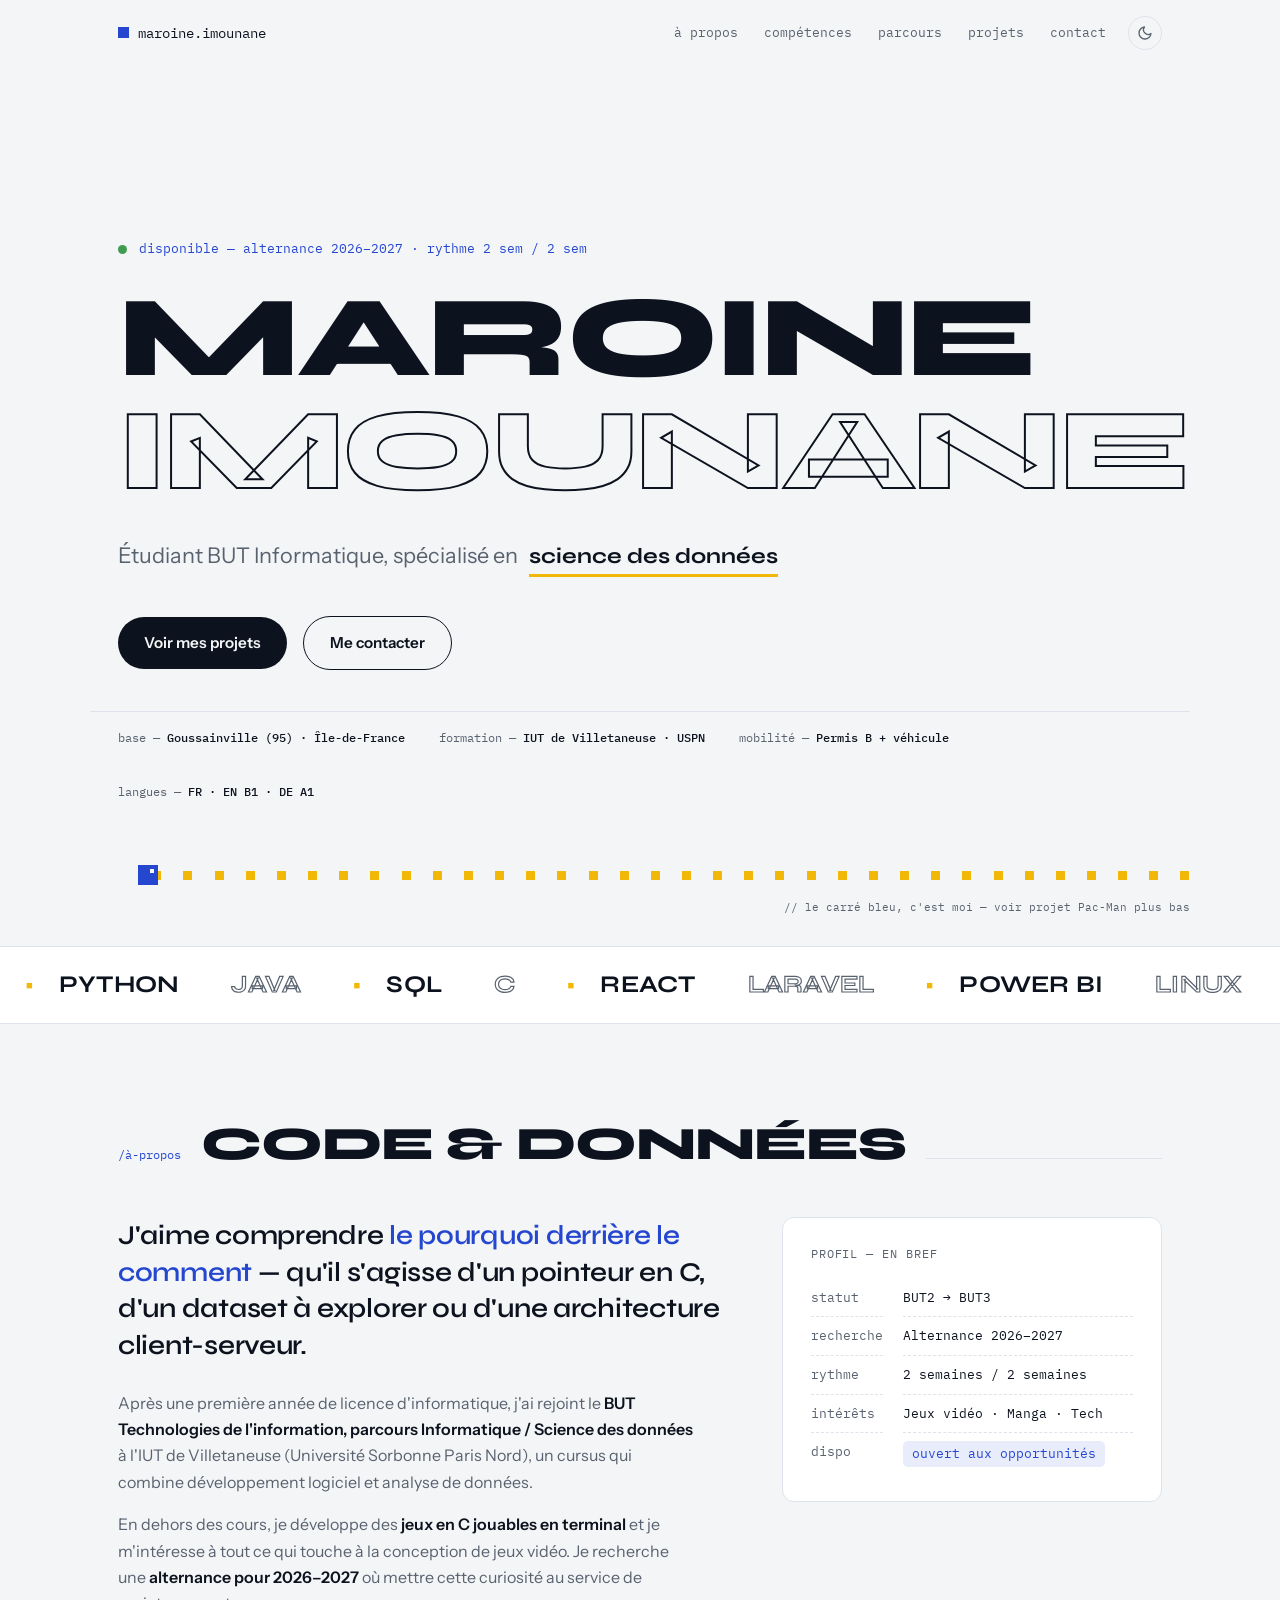
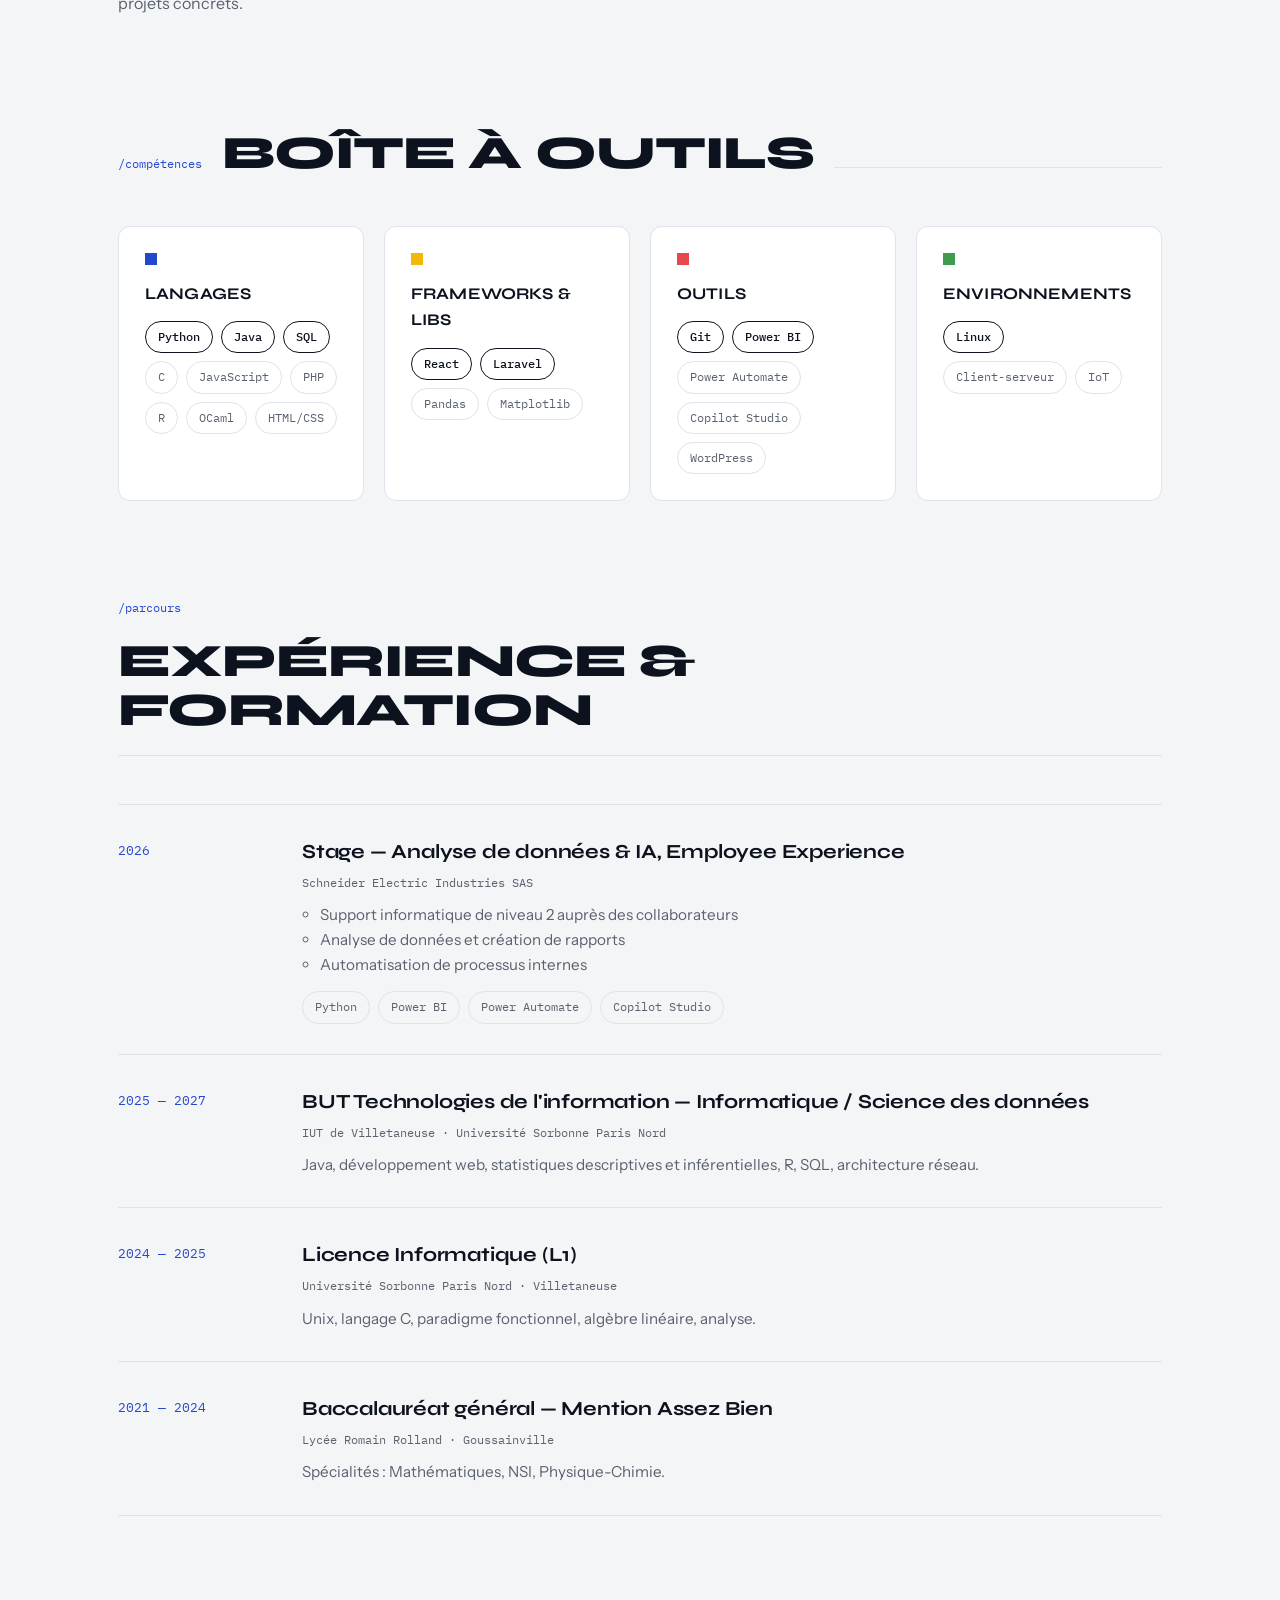
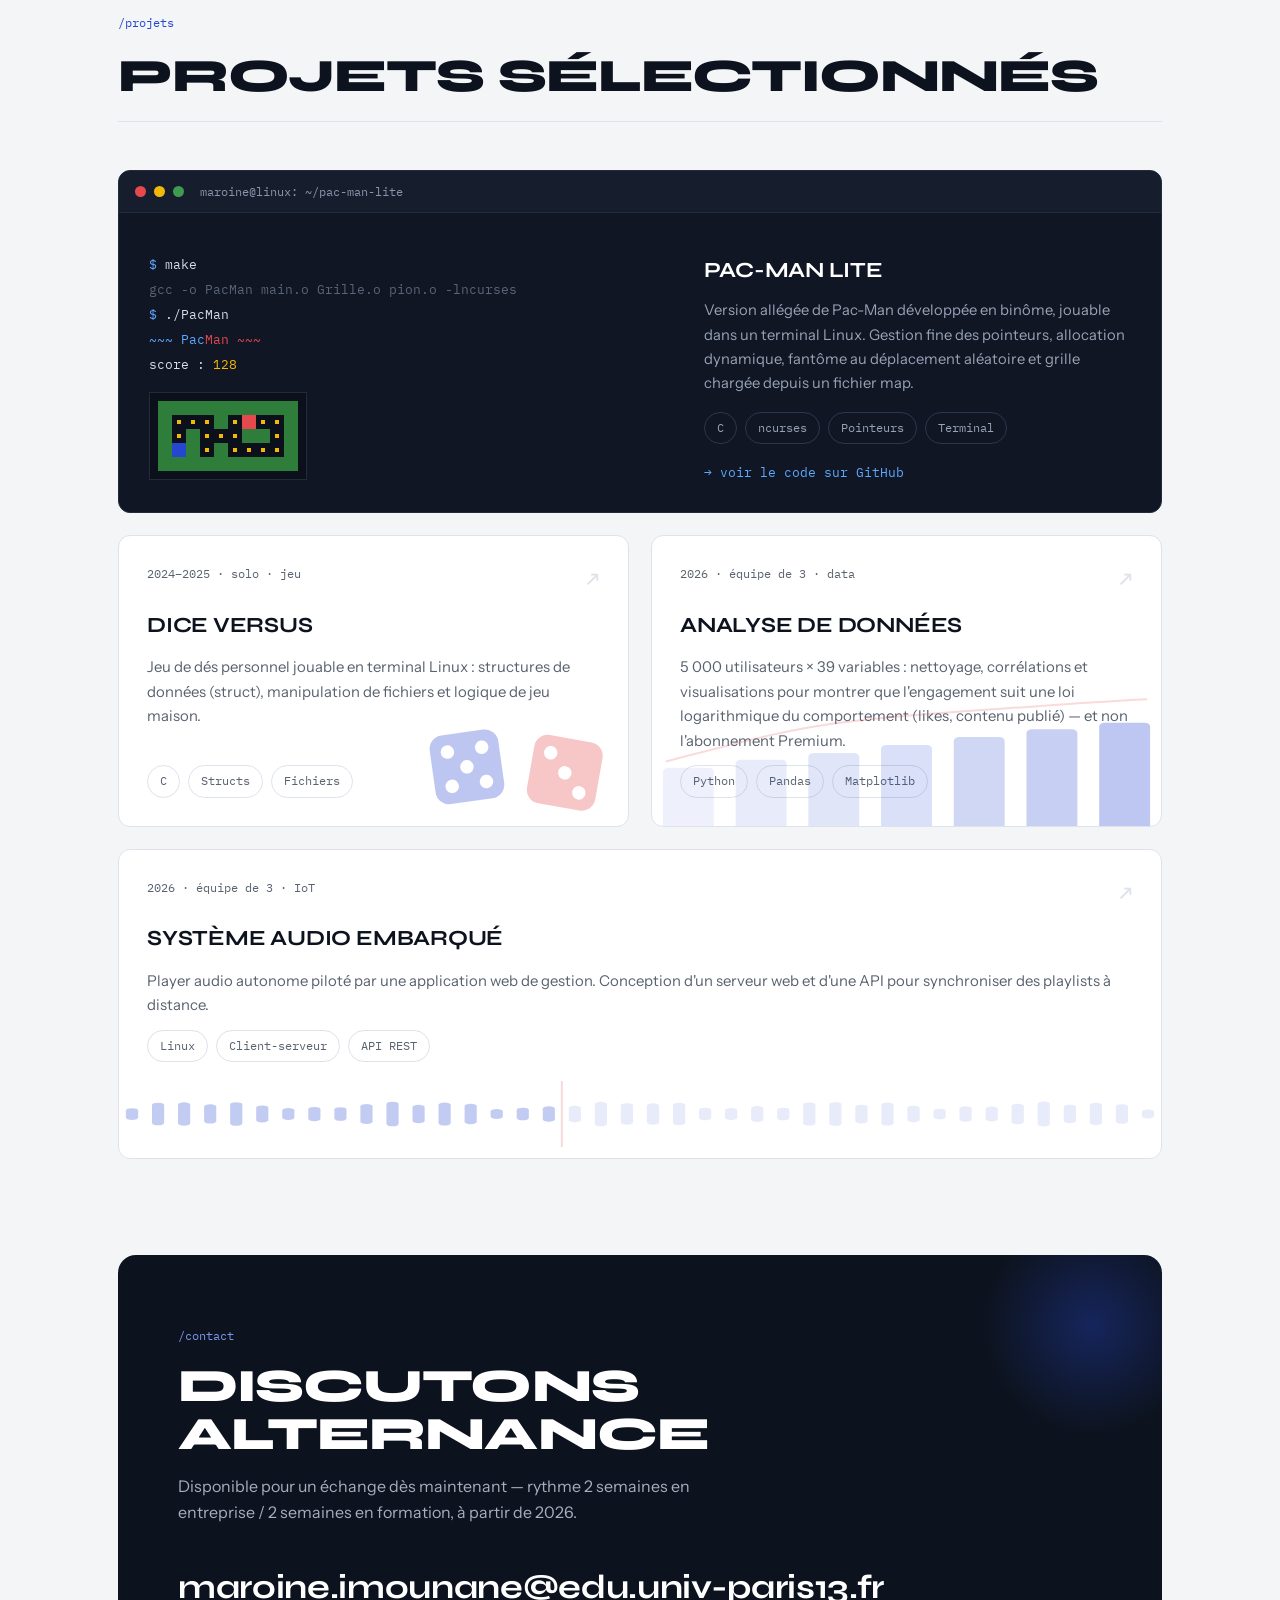
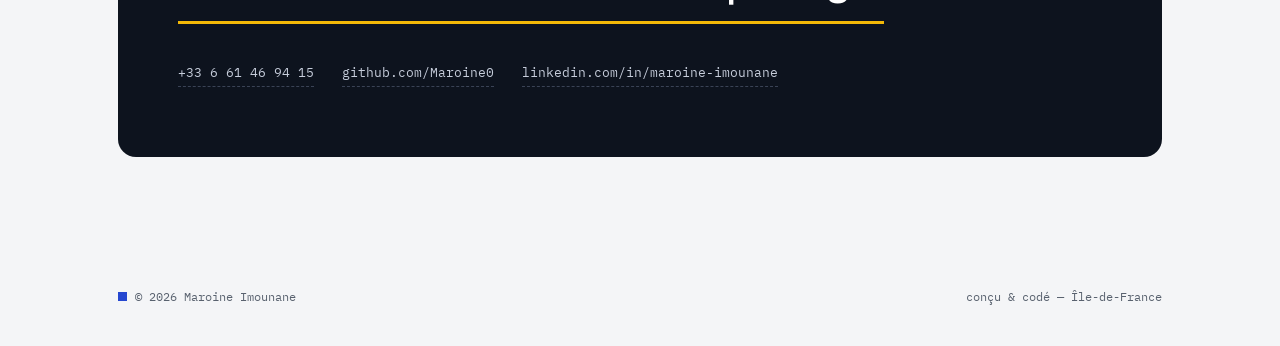
<file: index.html>
<!DOCTYPE html>
<html lang="fr">
<head>
<meta charset="UTF-8">
<meta name="viewport" content="width=device-width, initial-scale=1.0">
<title>Maroine Imounane — Développement & Science des données</title>
<meta name="description" content="Portfolio de Maroine Imounane, étudiant en BUT Informatique & Science des données (IUT de Villetaneuse, USPN). Recherche d'alternance 2026–2027.">
<link rel="preconnect" href="https://fonts.googleapis.com">
<link rel="preconnect" href="https://fonts.gstatic.com" crossorigin>
<link href="https://fonts.googleapis.com/css2?family=Syne:wght@600;700;800&family=Instrument+Sans:wght@400;500;600&family=IBM+Plex+Mono:wght@400;500&display=swap" rel="stylesheet">
<script>
/* Appliqué avant le premier rendu pour éviter un flash de thème clair */
(function(){
  var saved = localStorage.getItem('theme');
  var dark = saved ? saved === 'dark' : window.matchMedia('(prefers-color-scheme: dark)').matches;
  document.documentElement.dataset.theme = dark ? 'dark' : 'light';
})();
</script>
<link rel="stylesheet" href="css/base.css">
<link rel="stylesheet" href="css/layout.css">
<link rel="stylesheet" href="css/sections.css">
</head>
<body>

<header id="site-header">
  <div class="wrap nav">
    <a class="logo" href="#top"><span class="sq"></span>maroine.imounane</a>
    <div class="nav-right">
      <nav aria-label="Navigation principale" id="siteNav">
        <ul class="nav-links">
          <li><a href="#apropos">à propos</a></li>
          <li><a href="#competences">compétences</a></li>
          <li><a href="#parcours">parcours</a></li>
          <li><a href="#projets">projets</a></li>
          <li><a href="#contact">contact</a></li>
        </ul>
      </nav>
      <button class="theme-toggle" id="themeToggle" type="button" aria-label="Basculer entre thème clair et sombre">
        <svg class="icon-moon" viewBox="0 0 24 24" fill="none" stroke="currentColor" stroke-width="2" stroke-linecap="round" stroke-linejoin="round" aria-hidden="true"><path d="M21 12.79A9 9 0 1 1 11.21 3 7 7 0 0 0 21 12.79z"/></svg>
        <svg class="icon-sun" viewBox="0 0 24 24" fill="none" stroke="currentColor" stroke-width="2" stroke-linecap="round" stroke-linejoin="round" aria-hidden="true"><circle cx="12" cy="12" r="4"/><path d="M12 2v2M12 20v2M4.93 4.93l1.41 1.41M17.66 17.66l1.41 1.41M2 12h2M20 12h2M4.93 19.07l1.41-1.41M17.66 6.34l1.41-1.41"/></svg>
      </button>
      <button class="nav-burger" id="navBurger" type="button" aria-label="Ouvrir le menu" aria-expanded="false" aria-controls="siteNav">
        <svg class="icon-burger" viewBox="0 0 24 24" fill="none" stroke="currentColor" stroke-width="2" stroke-linecap="round" aria-hidden="true"><path d="M4 7h16M4 12h16M4 17h16"/></svg>
        <svg class="icon-close" viewBox="0 0 24 24" fill="none" stroke="currentColor" stroke-width="2" stroke-linecap="round" aria-hidden="true"><path d="M6 6l12 12M18 6L6 18"/></svg>
      </button>
    </div>
  </div>
</header>

<main id="top">

  <!-- ================= HERO ================= -->
  <div class="hero">
    <div class="wrap">
      <p class="hero-eyebrow"><span class="pulse"></span>disponible — alternance 2026–2027 · rythme 2 sem / 2 sem</p>
      <h1>Maroine<br><span class="outline">Imounane</span></h1>
      <p class="hero-roles">
        Étudiant BUT Informatique, spécialisé en
        <span class="role"><span class="role-swap" id="roleSwap">science des données</span></span>
      </p>
      <div class="hero-cta">
        <a class="btn btn-fill" href="#projets">Voir mes projets</a>
        <a class="btn btn-line" href="#contact">Me contacter</a>
      </div>
    </div>
    <div class="wrap hero-meta">
      <span>base — <b>Goussainville (95) · Île-de-France</b></span>
      <span>formation — <b>IUT de Villetaneuse · USPN</b></span>
      <span>mobilité — <b>Permis B + véhicule</b></span>
      <span>langues — <b>FR · EN B1 · DE A1</b></span>
    </div>
  </div>

  <!-- ================= SIGNATURE : DIVIDER PAC ================= -->
  <div class="wrap pac-divider" aria-hidden="true">
    <div class="pac-track" id="pacTrack">
      <div class="muncher" id="muncher"></div>
    </div>
    <p class="pac-caption">// le carré bleu, c'est moi — voir projet Pac-Man plus bas</p>
  </div>

  <!-- ================= MARQUEE ================= -->
  <div class="marquee" aria-hidden="true">
    <div class="marquee-track" id="marqueeTrack">
      <span>Python</span><span>Java</span><span>SQL</span><span>C</span><span>React</span><span>Laravel</span><span>Power BI</span><span>Linux</span><span>Pandas</span><span>Git</span><span>JavaScript</span><span>R</span>
    </div>
  </div>

  <!-- ================= À PROPOS ================= -->
  <section id="apropos">
    <div class="wrap reveal">
      <div class="sec-head">
        <span class="tag-mono">/à-propos</span>
        <h2>Code & données</h2>
        <span class="rule"></span>
      </div>
      <div class="about-grid">
        <div>
          <p class="about-lead">
            J'aime comprendre <em>le pourquoi derrière le comment</em> — qu'il s'agisse
            d'un pointeur en C, d'un dataset à explorer ou d'une architecture client-serveur.
          </p>
          <p>
            Après une première année de licence d'informatique, j'ai rejoint le
            <strong>BUT Technologies de l'information, parcours Informatique / Science des
            données</strong> à l'IUT de Villetaneuse (Université Sorbonne Paris Nord), un cursus
            qui combine développement logiciel et analyse de données.
          </p>
          <p>
            En dehors des cours, je développe des <strong>jeux en C jouables en terminal</strong>
            et je m'intéresse à tout ce qui touche à la conception de jeux vidéo. Je recherche
            une <strong>alternance pour 2026–2027</strong> où mettre cette curiosité au service
            de projets concrets.
          </p>
        </div>
        <aside class="facts">
          <p class="f-title">profil — en bref</p>
          <dl>
            <dt>statut</dt><dd>BUT2 → BUT3</dd>
            <dt>recherche</dt><dd>Alternance 2026–2027</dd>
            <dt>rythme</dt><dd>2 semaines / 2 semaines</dd>
            <dt>intérêts</dt><dd>Jeux vidéo · Manga · Tech</dd>
            <dt>dispo</dt><dd><span class="ok">ouvert aux opportunités</span></dd>
          </dl>
        </aside>
      </div>
    </div>
  </section>

  <!-- ================= COMPÉTENCES ================= -->
  <section id="competences" style="padding-top:0">
    <div class="wrap reveal">
      <div class="sec-head">
        <span class="tag-mono">/compétences</span>
        <h2>Boîte à outils</h2>
        <span class="rule"></span>
      </div>
      <div class="skills-grid">
        <div class="skill-card">
          <div class="sq"></div>
          <h3>Langages</h3>
          <div class="chips">
            <span class="chip hl">Python</span><span class="chip hl">Java</span>
            <span class="chip hl">SQL</span><span class="chip">C</span>
            <span class="chip">JavaScript</span><span class="chip">PHP</span>
            <span class="chip">R</span><span class="chip">OCaml</span><span class="chip">HTML/CSS</span>
          </div>
        </div>
        <div class="skill-card">
          <div class="sq"></div>
          <h3>Frameworks & libs</h3>
          <div class="chips">
            <span class="chip hl">React</span><span class="chip hl">Laravel</span>
            <span class="chip">Pandas</span><span class="chip">Matplotlib</span>
          </div>
        </div>
        <div class="skill-card">
          <div class="sq"></div>
          <h3>Outils</h3>
          <div class="chips">
            <span class="chip hl">Git</span><span class="chip hl">Power BI</span>
            <span class="chip">Power Automate</span><span class="chip">Copilot Studio</span>
            <span class="chip">WordPress</span>
          </div>
        </div>
        <div class="skill-card">
          <div class="sq"></div>
          <h3>Environnements</h3>
          <div class="chips">
            <span class="chip hl">Linux</span><span class="chip">Client-serveur</span>
            <span class="chip">IoT</span>
          </div>
        </div>
      </div>
    </div>
  </section>

  <!-- ================= PARCOURS ================= -->
  <section id="parcours" style="padding-top:0">
    <div class="wrap reveal">
      <div class="sec-head">
        <span class="tag-mono">/parcours</span>
        <h2>Expérience & formation</h2>
        <span class="rule"></span>
      </div>
      <ul class="tl">
        <li>
          <span class="tl-year">2026</span>
          <div>
            <p class="tl-title">Stage — Analyse de données & IA, Employee Experience</p>
            <p class="tl-org">Schneider Electric Industries SAS</p>
            <div class="tl-desc">
              <ul>
                <li>Support informatique de niveau 2 auprès des collaborateurs</li>
                <li>Analyse de données et création de rapports</li>
                <li>Automatisation de processus internes</li>
              </ul>
            </div>
            <div class="tl-chips">
              <span class="chip">Python</span><span class="chip">Power BI</span>
              <span class="chip">Power Automate</span><span class="chip">Copilot Studio</span>
            </div>
          </div>
        </li>
        <li>
          <span class="tl-year">2025 — 2027</span>
          <div>
            <p class="tl-title">BUT Technologies de l'information — Informatique / Science des données</p>
            <p class="tl-org">IUT de Villetaneuse · Université Sorbonne Paris Nord</p>
            <p class="tl-desc">Java, développement web, statistiques descriptives et inférentielles, R, SQL, architecture réseau.</p>
          </div>
        </li>
        <li>
          <span class="tl-year">2024 — 2025</span>
          <div>
            <p class="tl-title">Licence Informatique (L1)</p>
            <p class="tl-org">Université Sorbonne Paris Nord · Villetaneuse</p>
            <p class="tl-desc">Unix, langage C, paradigme fonctionnel, algèbre linéaire, analyse.</p>
          </div>
        </li>
        <li>
          <span class="tl-year">2021 — 2024</span>
          <div>
            <p class="tl-title">Baccalauréat général — Mention Assez Bien</p>
            <p class="tl-org">Lycée Romain Rolland · Goussainville</p>
            <p class="tl-desc">Spécialités : Mathématiques, NSI, Physique-Chimie.</p>
          </div>
        </li>
      </ul>
    </div>
  </section>

  <!-- ================= PROJETS ================= -->
  <section id="projets" style="padding-top:0">
    <div class="wrap reveal">
      <div class="sec-head">
        <span class="tag-mono">/projets</span>
        <h2>Projets sélectionnés</h2>
        <span class="rule"></span>
      </div>
      <div class="proj-grid">

        <!-- Pac-Man : carte terminal, pleine largeur -->
        <a class="proj term" href="https://github.com/Maroine0/Pac-man-lite" target="_blank" rel="noopener" style="padding:0">
          <div class="term-bar">
            <span class="tdot"></span><span class="tdot"></span><span class="tdot"></span>
            <span class="term-title">maroine@linux: ~/pac-man-lite</span>
          </div>
          <div class="term-body">
            <div class="term-code">
              <div><span class="pr">$</span> make</div>
              <div class="cm">gcc -o PacMan main.o Grille.o pion.o -lncurses</div>
              <div><span class="pr">$</span> ./PacMan</div>
              <div><span style="color:#5DA9FF">~~~ Pac</span><span style="color:#E5484D">Man ~~~</span></div>
              <div>score : <span class="ylw">128</span></div>
              <div class="mini-map" aria-hidden="true">
                <div class="row"><i class="mm-w"></i><i class="mm-w"></i><i class="mm-w"></i><i class="mm-w"></i><i class="mm-w"></i><i class="mm-w"></i><i class="mm-w"></i><i class="mm-w"></i><i class="mm-w"></i><i class="mm-w"></i></div>
                <div class="row"><i class="mm-w"></i><i class="mm-d"></i><i class="mm-d"></i><i class="mm-d"></i><i class="mm-w"></i><i class="mm-d"></i><i class="mm-f"></i><i class="mm-d"></i><i class="mm-d"></i><i class="mm-w"></i></div>
                <div class="row"><i class="mm-w"></i><i class="mm-d"></i><i class="mm-w"></i><i class="mm-d"></i><i class="mm-d"></i><i class="mm-d"></i><i class="mm-w"></i><i class="mm-w"></i><i class="mm-d"></i><i class="mm-w"></i></div>
                <div class="row"><i class="mm-w"></i><i class="mm-p"></i><i class="mm-w"></i><i class="mm-d"></i><i class="mm-w"></i><i class="mm-d"></i><i class="mm-d"></i><i class="mm-d"></i><i class="mm-d"></i><i class="mm-w"></i></div>
                <div class="row"><i class="mm-w"></i><i class="mm-w"></i><i class="mm-w"></i><i class="mm-w"></i><i class="mm-w"></i><i class="mm-w"></i><i class="mm-w"></i><i class="mm-w"></i><i class="mm-w"></i><i class="mm-w"></i></div>
              </div>
            </div>
            <div class="term-info">
              <h3>Pac-Man lite</h3>
              <p>
                Version allégée de Pac-Man développée en binôme, jouable dans un terminal
                Linux. Gestion fine des pointeurs, allocation dynamique, fantôme au déplacement
                aléatoire et grille chargée depuis un fichier map.
              </p>
              <div class="chips">
                <span class="chip">C</span><span class="chip">ncurses</span>
                <span class="chip">Pointeurs</span><span class="chip">Terminal</span>
              </div>
              <span class="term-link">→ voir le code sur GitHub</span>
            </div>
          </div>
        </a>

        <article class="proj">
          <!-- Fond stylisé : deux dés qui s'affrontent, bleu contre rouge -->
          <svg class="proj-bg" viewBox="0 0 160 100" preserveAspectRatio="xMaxYMax meet" aria-hidden="true">
            <g class="die die-a">
              <rect x="30" y="38" width="46" height="46" rx="9" fill="var(--blue)"/>
              <g fill="var(--surface)">
                <circle cx="41.5" cy="49.5" r="4.5"/><circle cx="64.5" cy="49.5" r="4.5"/>
                <circle cx="53" cy="61" r="4.5"/>
                <circle cx="41.5" cy="72.5" r="4.5"/><circle cx="64.5" cy="72.5" r="4.5"/>
              </g>
            </g>
            <g class="die die-b">
              <rect x="95" y="42" width="46" height="46" rx="9" fill="var(--red)"/>
              <g fill="var(--surface)">
                <circle cx="106.5" cy="53.5" r="4.5"/><circle cx="118" cy="65" r="4.5"/>
                <circle cx="129.5" cy="76.5" r="4.5"/>
              </g>
            </g>
          </svg>
          <div class="proj-top">
            <span class="proj-meta">2024–2025 · solo · jeu</span>
            <span class="proj-arrow">↗</span>
          </div>
          <h3>Dice Versus</h3>
          <p>
            Jeu de dés personnel jouable en terminal Linux : structures de données (struct),
            manipulation de fichiers et logique de jeu maison.
          </p>
          <div class="chips">
            <span class="chip">C</span><span class="chip">Structs</span><span class="chip">Fichiers</span>
          </div>
        </article>

        <article class="proj">
          <!-- Fond stylisé : le vrai résultat du projet (engagement moyen par
               tranche de likes, 78 → 139 pts) avec sa courbe log ajustée -->
          <svg class="proj-bg" viewBox="0 0 280 96" preserveAspectRatio="none" aria-hidden="true">
            <g fill="var(--blue)">
              <rect class="bar" x="6"   y="51.1" width="28" height="48.9" rx="3" opacity=".25"/>
              <rect class="bar" x="46"  y="44.8" width="28" height="55.2" rx="3" opacity=".35"/>
              <rect class="bar" x="86"  y="39.6" width="28" height="60.4" rx="3" opacity=".45"/>
              <rect class="bar" x="126" y="33.3" width="28" height="66.7" rx="3" opacity=".55"/>
              <rect class="bar" x="166" y="27.2" width="28" height="72.8" rx="3" opacity=".7"/>
              <rect class="bar" x="206" y="21.2" width="28" height="78.8" rx="3" opacity=".85"/>
              <rect class="bar" x="246" y="16"   width="28" height="84"   rx="3"/>
            </g>
            <path class="curve" d="M8,55 C45,44 75,34 110,29.5 C145,25 175,23 205,20.5 C235,18 255,16.5 272,15.5"
                  fill="none" stroke="var(--red)" stroke-width="2" stroke-linecap="round" vector-effect="non-scaling-stroke"/>
          </svg>
          <div class="proj-top">
            <span class="proj-meta">2026 · équipe de 3 · data</span>
            <span class="proj-arrow">↗</span>
          </div>
          <h3>Analyse de données</h3>
          <p>
            5 000 utilisateurs × 39 variables : nettoyage, corrélations et visualisations
            pour montrer que l'engagement suit une loi logarithmique du comportement
            (likes, contenu publié) — et non l'abonnement Premium.
          </p>
          <div class="chips">
            <span class="chip">Python</span><span class="chip">Pandas</span><span class="chip">Matplotlib</span>
          </div>
        </article>

        <article class="proj proj-audio" style="grid-column:1 / -1">
          <!-- Fond stylisé : forme d'onde audio avec tête de lecture -->
          <svg class="proj-bg" viewBox="0 0 600 96" preserveAspectRatio="none" aria-hidden="true">
            <g fill="var(--blue)">
              <rect class="wave" x="4" y="38.9" width="7" height="18.3" rx="3.5" opacity=".9"/>
              <rect class="wave" x="19" y="30.3" width="7" height="35.4" rx="3.5" opacity=".9"/>
              <rect class="wave" x="34" y="29.7" width="7" height="36.6" rx="3.5" opacity=".9"/>
              <rect class="wave" x="49" y="33.0" width="7" height="29.9" rx="3.5" opacity=".9"/>
              <rect class="wave" x="64" y="29.6" width="7" height="36.8" rx="3.5" opacity=".9"/>
              <rect class="wave" x="79" y="34.6" width="7" height="26.7" rx="3.5" opacity=".9"/>
              <rect class="wave" x="94" y="38.8" width="7" height="18.4" rx="3.5" opacity=".9"/>
              <rect class="wave" x="109" y="36.9" width="7" height="22.3" rx="3.5" opacity=".9"/>
              <rect class="wave" x="124" y="37.3" width="7" height="21.4" rx="3.5" opacity=".9"/>
              <rect class="wave" x="139" y="32.4" width="7" height="31.2" rx="3.5" opacity=".9"/>
              <rect class="wave" x="154" y="28.8" width="7" height="38.4" rx="3.5" opacity=".9"/>
              <rect class="wave" x="169" y="33.6" width="7" height="28.7" rx="3.5" opacity=".9"/>
              <rect class="wave" x="184" y="30.1" width="7" height="35.9" rx="3.5" opacity=".9"/>
              <rect class="wave" x="199" y="32.2" width="7" height="31.6" rx="3.5" opacity=".9"/>
              <rect class="wave" x="214" y="40.2" width="7" height="15.6" rx="3.5" opacity=".9"/>
              <rect class="wave" x="229" y="38.2" width="7" height="19.6" rx="3.5" opacity=".9"/>
              <rect class="wave" x="244" y="36.1" width="7" height="23.8" rx="3.5" opacity=".9"/>
              <rect class="wave" x="259" y="35.2" width="7" height="25.6" rx="3.5" opacity=".35"/>
              <rect class="wave" x="274" y="28.9" width="7" height="38.3" rx="3.5" opacity=".35"/>
              <rect class="wave" x="289" y="31.2" width="7" height="33.5" rx="3.5" opacity=".35"/>
              <rect class="wave" x="304" y="31.4" width="7" height="33.2" rx="3.5" opacity=".35"/>
              <rect class="wave" x="319" y="30.6" width="7" height="34.8" rx="3.5" opacity=".35"/>
              <rect class="wave" x="334" y="38.2" width="7" height="19.5" rx="3.5" opacity=".35"/>
              <rect class="wave" x="349" y="38.8" width="7" height="18.5" rx="3.5" opacity=".35"/>
              <rect class="wave" x="364" y="35.6" width="7" height="24.7" rx="3.5" opacity=".35"/>
              <rect class="wave" x="379" y="38.1" width="7" height="19.8" rx="3.5" opacity=".35"/>
              <rect class="wave" x="394" y="30.0" width="7" height="36.0" rx="3.5" opacity=".35"/>
              <rect class="wave" x="409" y="29.5" width="7" height="37.0" rx="3.5" opacity=".35"/>
              <rect class="wave" x="424" y="33.4" width="7" height="29.3" rx="3.5" opacity=".35"/>
              <rect class="wave" x="439" y="30.1" width="7" height="35.9" rx="3.5" opacity=".35"/>
              <rect class="wave" x="454" y="35.1" width="7" height="25.7" rx="3.5" opacity=".35"/>
              <rect class="wave" x="469" y="39.7" width="7" height="16.6" rx="3.5" opacity=".35"/>
              <rect class="wave" x="484" y="36.1" width="7" height="23.8" rx="3.5" opacity=".35"/>
              <rect class="wave" x="499" y="36.5" width="7" height="23.0" rx="3.5" opacity=".35"/>
              <rect class="wave" x="514" y="32.0" width="7" height="31.9" rx="3.5" opacity=".35"/>
              <rect class="wave" x="529" y="28.6" width="7" height="38.9" rx="3.5" opacity=".35"/>
              <rect class="wave" x="544" y="33.5" width="7" height="28.9" rx="3.5" opacity=".35"/>
              <rect class="wave" x="559" y="30.5" width="7" height="35.0" rx="3.5" opacity=".35"/>
              <rect class="wave" x="574" y="32.7" width="7" height="30.6" rx="3.5" opacity=".35"/>
              <rect class="wave" x="589" y="41.1" width="7" height="13.8" rx="3.5" opacity=".35"/>
            </g>
            <line class="curve" x1="255" y1="12" x2="255" y2="84" stroke="var(--red)" stroke-width="2" vector-effect="non-scaling-stroke"/>
          </svg>
          <div class="proj-top">
            <span class="proj-meta">2026 · équipe de 3 · IoT</span>
            <span class="proj-arrow">↗</span>
          </div>
          <h3>Système audio embarqué</h3>
          <p>
            Player audio autonome piloté par une application web de gestion. Conception d'un
            serveur web et d'une API pour synchroniser des playlists à distance.
          </p>
          <div class="chips">
            <span class="chip">Linux</span><span class="chip">Client-serveur</span><span class="chip">API REST</span>
          </div>
        </article>

      </div>
    </div>
  </section>

  <!-- ================= CONTACT ================= -->
  <section id="contact" style="padding-top:0">
    <div class="wrap reveal">
      <div class="contact">
        <span class="tag-mono">/contact</span>
        <h2>Discutons alternance</h2>
        <p>
          Disponible pour un échange dès maintenant — rythme 2 semaines en entreprise /
          2 semaines en formation, à partir de 2026.
        </p>
        <a class="mail-big" href="mailto:maroine.imounane@edu.univ-paris13.fr">maroine.imounane@edu.univ-paris13.fr</a>
        <div class="contact-row">
          <a href="tel:+33661469415">+33 6 61 46 94 15</a>
          <a href="https://github.com/Maroine0" target="_blank" rel="noopener">github.com/Maroine0</a>
          <a href="https://linkedin.com/in/maroine-imounane" target="_blank" rel="noopener">linkedin.com/in/maroine-imounane</a>
        </div>
      </div>
    </div>
  </section>

</main>

<footer>
  <div class="wrap footer-row">
    <span><span class="sq"></span>© 2026 Maroine Imounane</span>
    <span>conçu & codé — Île-de-France</span>
  </div>
</footer>

<script src="js/main.js" defer></script>

</body>
</html>
</file>
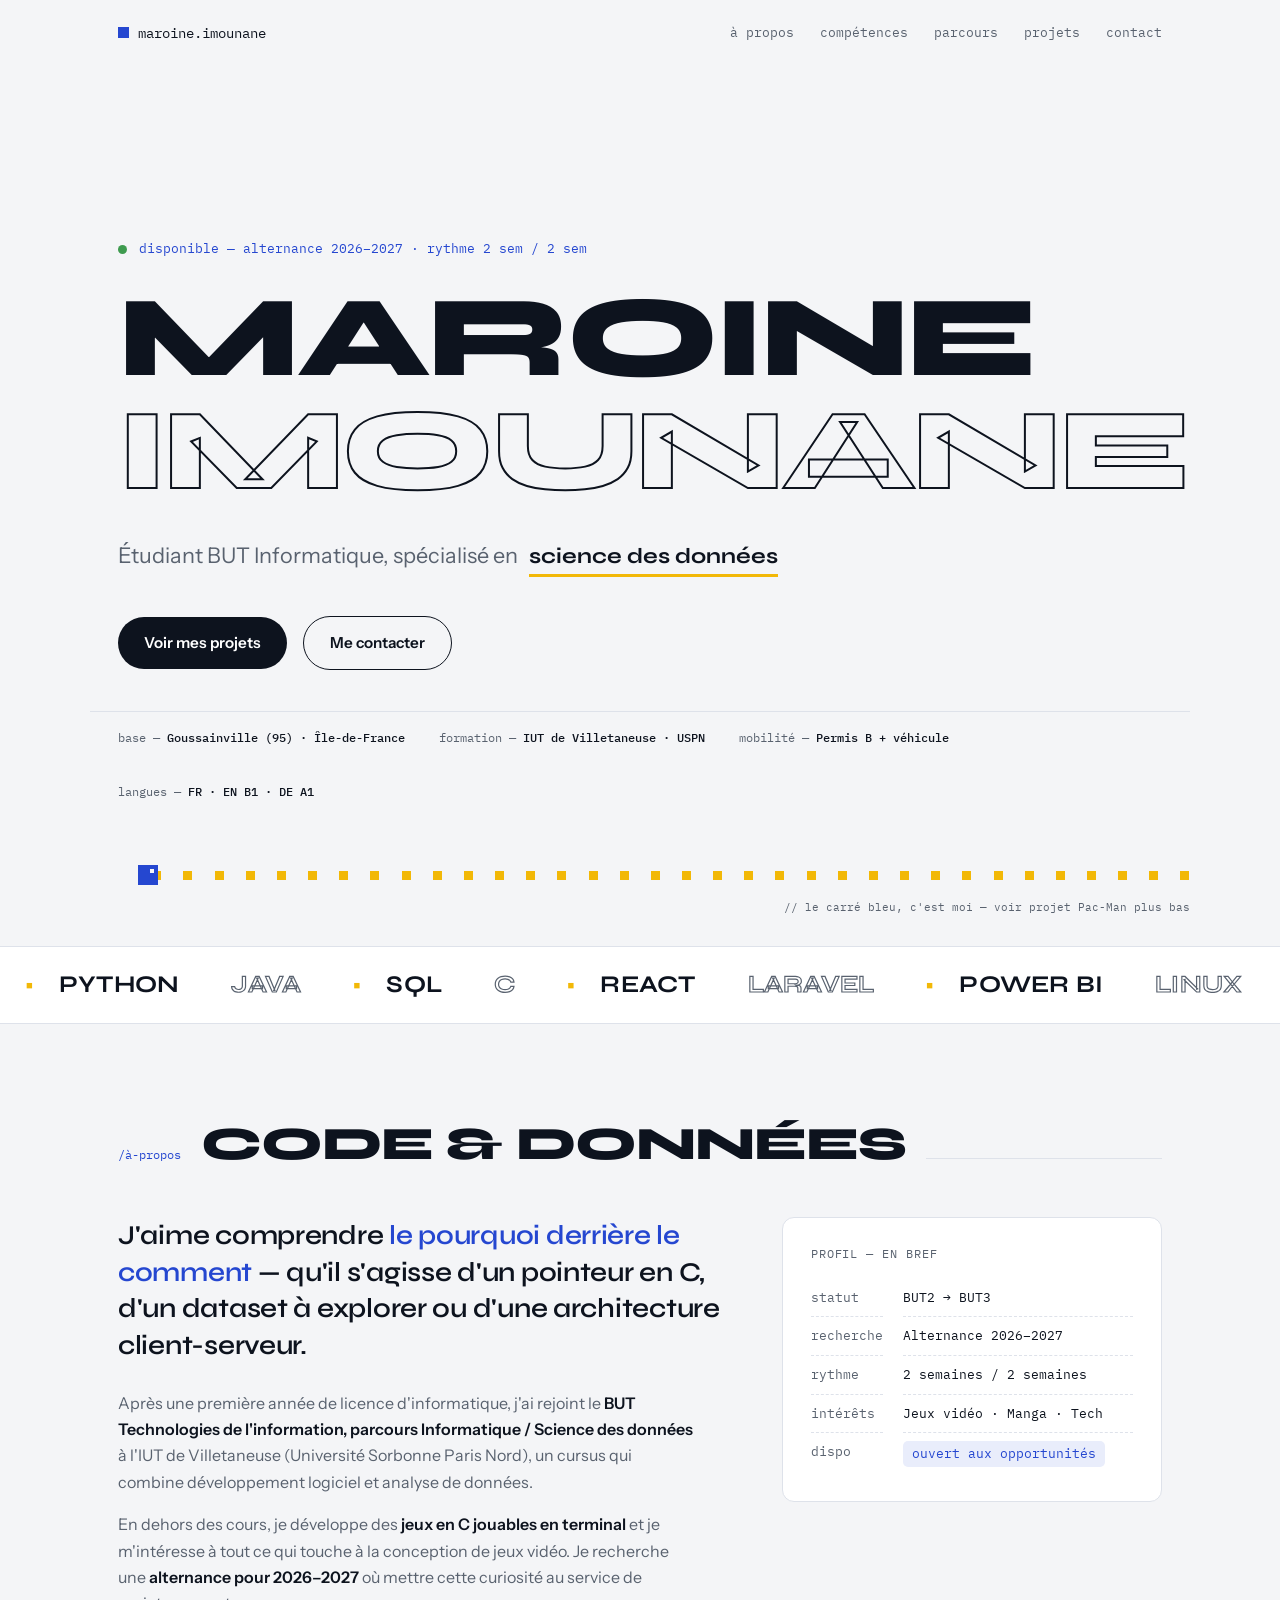
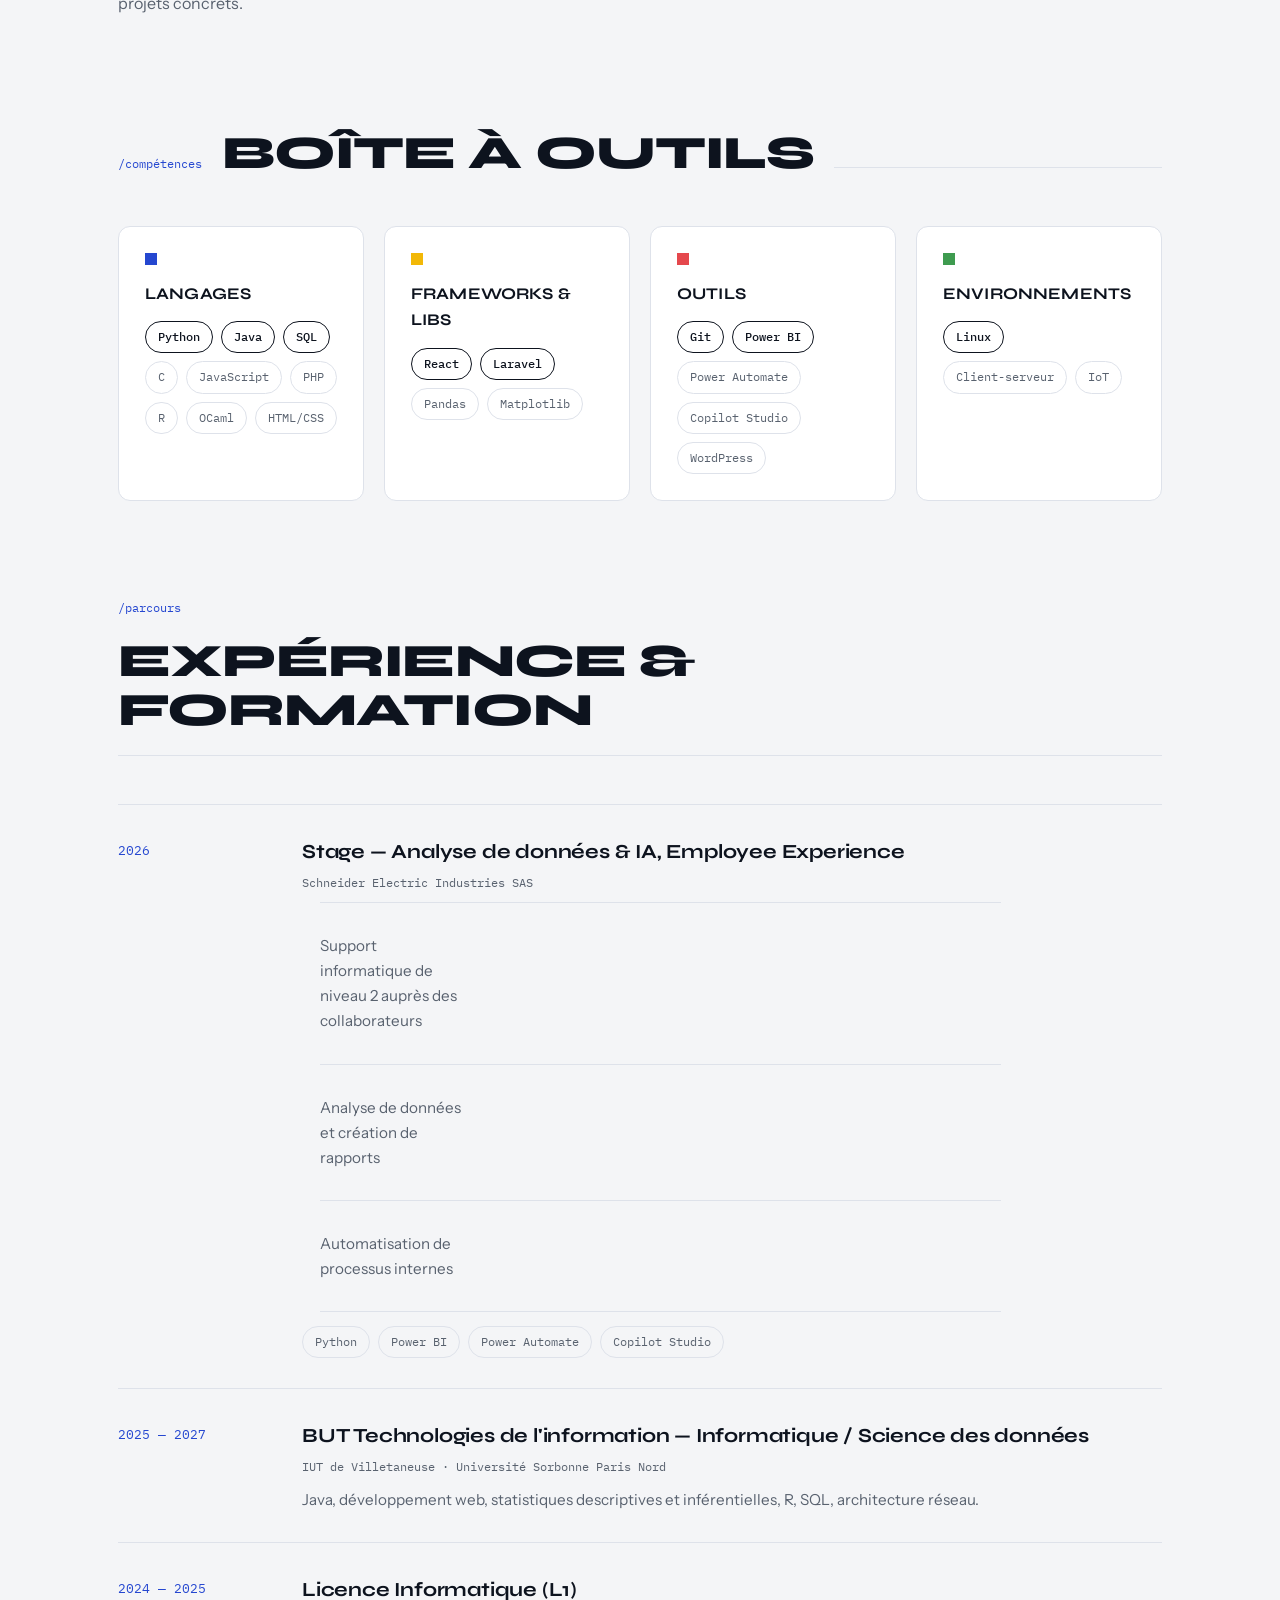
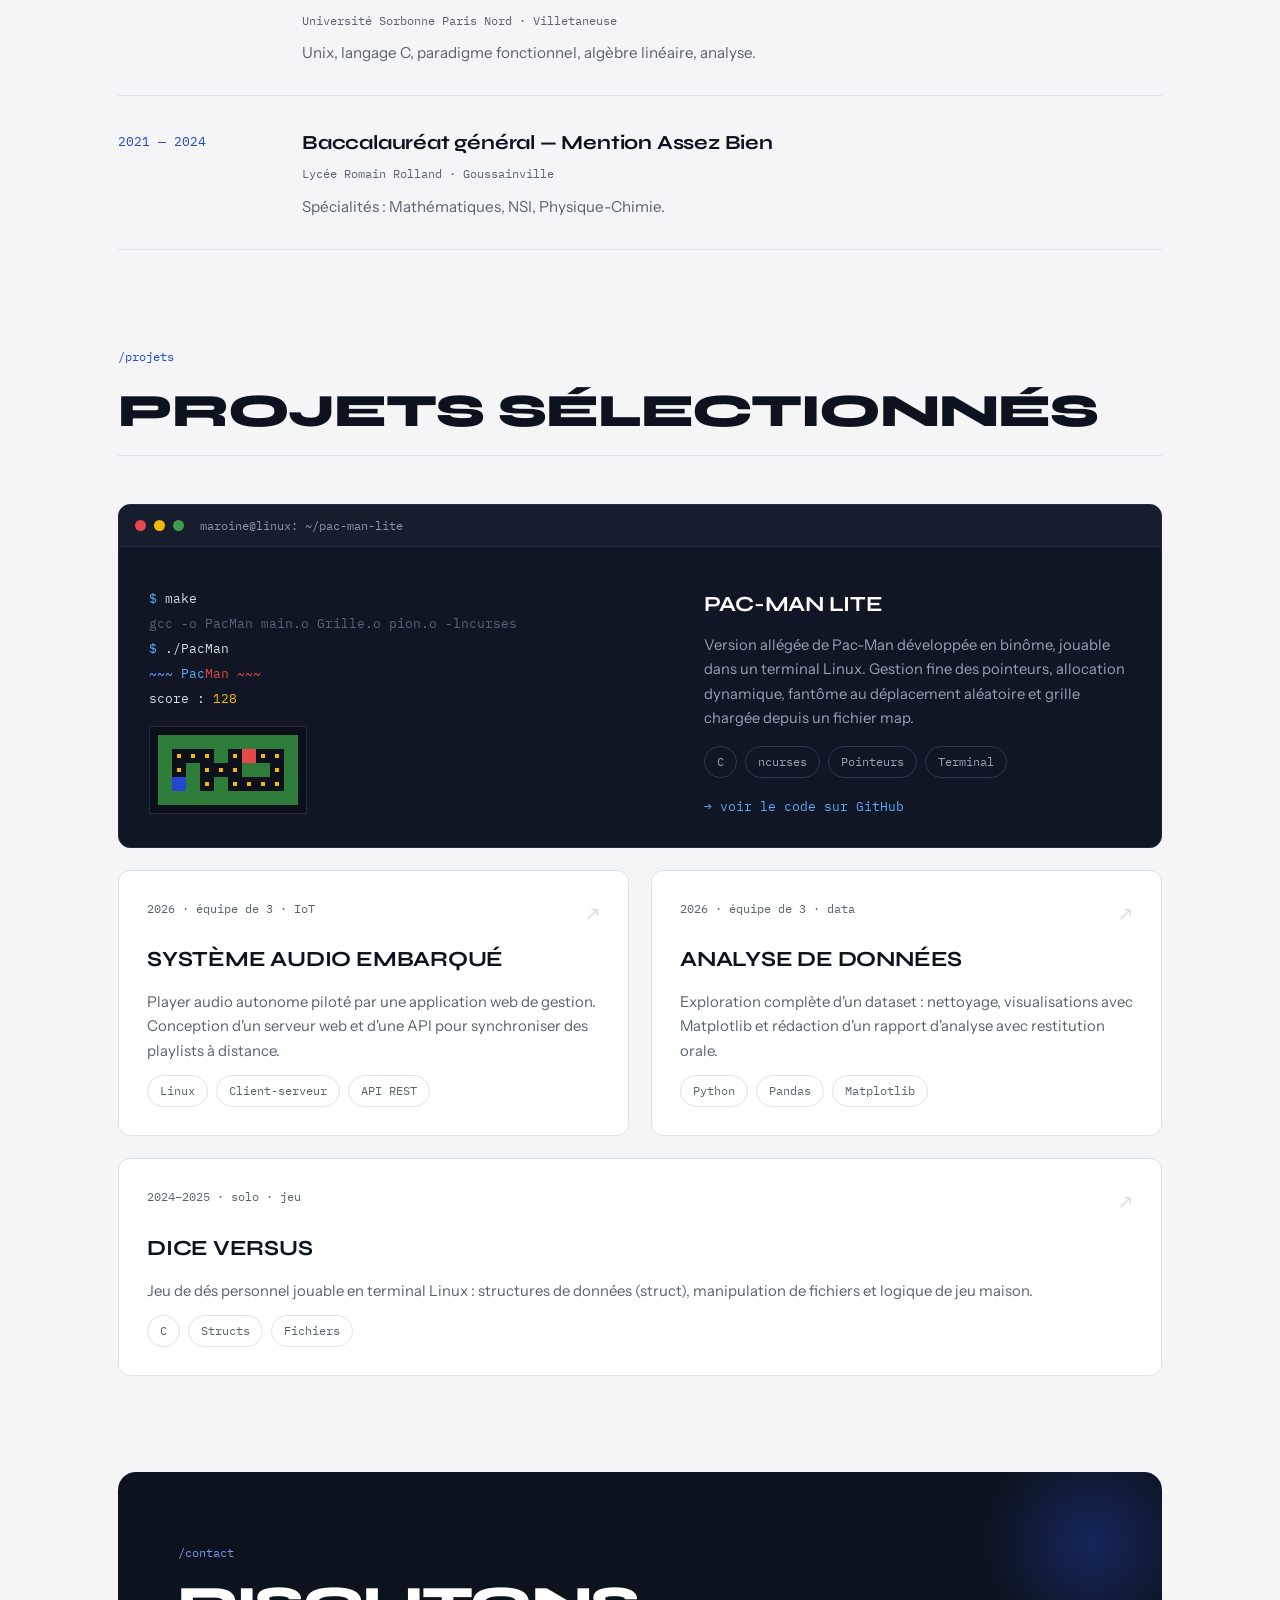
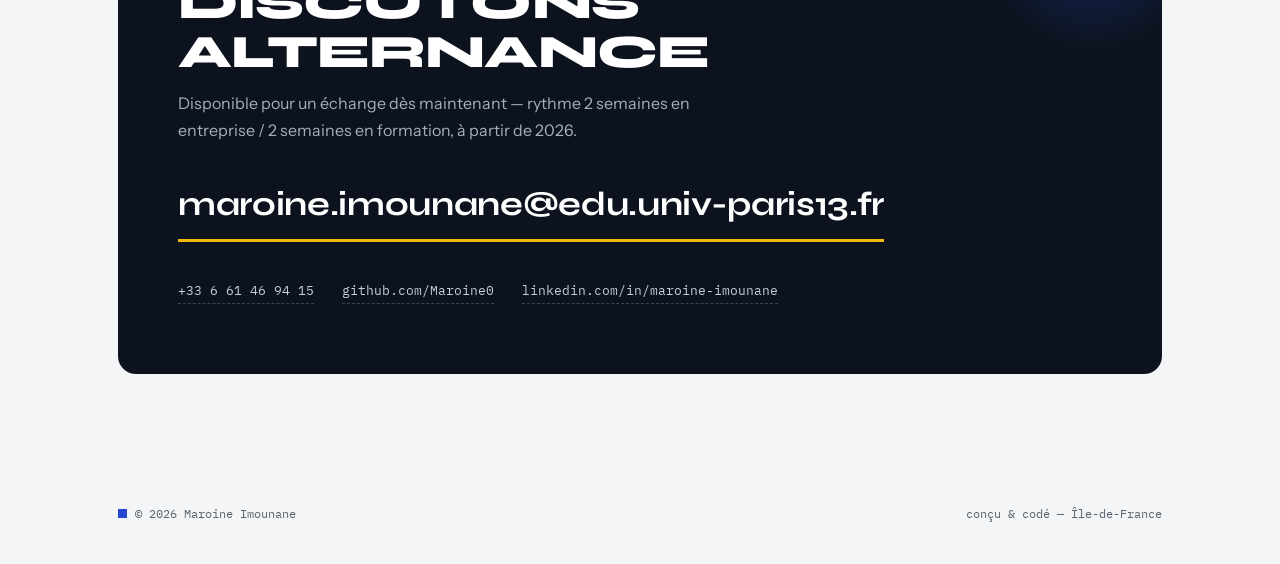
<file: archive/portfolio-maroine-v2.html>
<!DOCTYPE html>
<html lang="fr">
<head>
<meta charset="UTF-8">
<meta name="viewport" content="width=device-width, initial-scale=1.0">
<title>Maroine Imounane — Développement & Science des données</title>
<meta name="description" content="Portfolio de Maroine Imounane, étudiant en BUT Informatique & Science des données (IUT de Villetaneuse, USPN). Recherche d'alternance 2026–2027.">
<link rel="preconnect" href="https://fonts.googleapis.com">
<link rel="preconnect" href="https://fonts.gstatic.com" crossorigin>
<link href="https://fonts.googleapis.com/css2?family=Syne:wght@600;700;800&family=Instrument+Sans:wght@400;500;600&family=IBM+Plex+Mono:wght@400;500&display=swap" rel="stylesheet">
<style>
:root{
  --paper:#F4F5F7;
  --surface:#FFFFFF;
  --ink:#0D131E;
  --muted:#59626F;
  --line:#DEE2EA;
  --blue:#2547D0;
  --blue-soft:#E9EDFB;
  --dot:#F2B807;
  --red:#E5484D;
  --green:#3E9B4F;
  --radius:12px;
  --maxw:1100px;
  --d:"Syne",sans-serif;
  --b:"Instrument Sans",system-ui,sans-serif;
  --m:"IBM Plex Mono",ui-monospace,monospace;
}
*{margin:0;padding:0;box-sizing:border-box}
html{scroll-behavior:smooth}
body{font-family:var(--b);background:var(--paper);color:var(--ink);line-height:1.65;-webkit-font-smoothing:antialiased}
::selection{background:var(--blue);color:#fff}
a{color:inherit;text-decoration:none}
:focus-visible{outline:2px solid var(--blue);outline-offset:3px;border-radius:3px}
.wrap{max-width:var(--maxw);margin:0 auto;padding:0 28px}

/* ============ NAV ============ */
header{position:fixed;top:0;left:0;right:0;z-index:60;transition:background .25s ease,border-color .25s ease;border-bottom:1px solid transparent}
header.scrolled{background:rgba(244,245,247,.88);backdrop-filter:blur(12px);border-bottom-color:var(--line)}
.nav{display:flex;align-items:center;justify-content:space-between;height:66px}
.logo{font-family:var(--m);font-size:.85rem;display:flex;align-items:center;gap:9px}
.logo .sq{width:11px;height:11px;background:var(--blue);display:inline-block}
.nav-links{display:flex;gap:26px;list-style:none;font-family:var(--m);font-size:.8rem}
.nav-links a{color:var(--muted);position:relative}
.nav-links a::after{content:"";position:absolute;left:0;bottom:-4px;width:0;height:2px;background:var(--dot);transition:width .2s ease}
.nav-links a:hover{color:var(--ink)}
.nav-links a:hover::after{width:100%}

/* ============ HERO ============ */
.hero{min-height:92vh;display:flex;flex-direction:column;justify-content:center;padding:120px 0 40px;position:relative}
.hero-eyebrow{font-family:var(--m);font-size:.82rem;color:var(--blue);margin-bottom:22px;display:flex;align-items:center;gap:12px}
.hero-eyebrow .pulse{width:9px;height:9px;border-radius:50%;background:var(--green);box-shadow:0 0 0 0 rgba(62,155,79,.5);animation:pulse 2.2s infinite}
@keyframes pulse{70%{box-shadow:0 0 0 9px rgba(62,155,79,0)}100%{box-shadow:0 0 0 0 rgba(62,155,79,0)}}
h1{font-family:var(--d);font-weight:800;font-size:clamp(3.2rem,10.5vw,7.2rem);line-height:.98;letter-spacing:-.03em;text-transform:uppercase}
h1 .outline{color:transparent;-webkit-text-stroke:2px var(--ink);text-stroke:2px var(--ink)}
.hero-roles{margin-top:30px;font-size:clamp(1.05rem,2.2vw,1.35rem);color:var(--muted);display:flex;align-items:baseline;gap:.5em;flex-wrap:wrap}
.hero-roles .role{font-family:var(--d);font-weight:700;color:var(--ink);position:relative;display:inline-block;min-width:11ch}
.hero-roles .role::after{content:"";position:absolute;left:0;bottom:-3px;width:100%;height:3px;background:var(--dot)}
.role-swap{transition:opacity .3s ease,transform .3s ease;display:inline-block}
.role-swap.out{opacity:0;transform:translateY(8px)}
.hero-cta{margin-top:42px;display:flex;gap:16px;flex-wrap:wrap;align-items:center}
.btn{display:inline-flex;align-items:center;gap:10px;padding:13px 26px;border-radius:100px;font-weight:600;font-size:.95rem;transition:transform .15s ease,box-shadow .15s ease,background .15s ease}
.btn:hover{transform:translateY(-2px)}
.btn-fill{background:var(--ink);color:#fff}
.btn-fill:hover{background:var(--blue);box-shadow:0 8px 24px rgba(37,71,208,.35)}
.btn-line{border:1.5px solid var(--ink)}
.btn-line:hover{border-color:var(--blue);color:var(--blue)}
.hero-meta{position:absolute;bottom:26px;left:0;right:0;border-top:1px solid var(--line);padding-top:16px;display:flex;gap:34px;flex-wrap:wrap;font-family:var(--m);font-size:.76rem;color:var(--muted)}
.hero-meta b{color:var(--ink);font-weight:500}

/* ============ PAC DIVIDER (signature) ============ */
.pac-divider{padding:34px 0 30px;overflow:hidden}
.pac-track{position:relative;display:flex;align-items:center;justify-content:space-between;height:26px}
.pac-track .pdot{width:9px;height:9px;background:var(--dot);flex:0 0 auto;transition:opacity .25s ease,transform .25s ease}
.pac-track .pdot.eaten{opacity:0;transform:scale(.2)}
.muncher{position:absolute;top:50%;width:20px;height:20px;background:var(--blue);transform:translate(-50%,-50%);transition:left .12s linear}
.muncher::before{content:"";position:absolute;inset:4px 4px auto auto;width:4px;height:4px;background:var(--paper)}
.pac-caption{text-align:right;font-family:var(--m);font-size:.7rem;color:var(--muted);margin-top:10px}

/* ============ SECTIONS ============ */
section{padding:96px 0}
.sec-head{display:flex;align-items:baseline;gap:20px;margin-bottom:48px;flex-wrap:wrap}
.sec-head .tag-mono{font-family:var(--m);font-size:.78rem;color:var(--blue)}
h2{font-family:var(--d);font-weight:800;font-size:clamp(1.9rem,4.5vw,2.9rem);letter-spacing:-.02em;text-transform:uppercase;line-height:1.05}
.sec-head .rule{flex:1;height:1px;background:var(--line);min-width:60px}

/* ============ MARQUEE ============ */
.marquee{border-top:1px solid var(--line);border-bottom:1px solid var(--line);overflow:hidden;padding:18px 0;background:var(--surface)}
.marquee-track{display:flex;gap:0;width:max-content;animation:scroll 30s linear infinite}
.marquee:hover .marquee-track{animation-play-state:paused}
.marquee span{font-family:var(--d);font-weight:700;font-size:1.5rem;text-transform:uppercase;letter-spacing:.01em;padding:0 26px;white-space:nowrap}
.marquee span:nth-child(even){color:transparent;-webkit-text-stroke:1.2px var(--muted)}
.marquee span:nth-child(odd)::before{content:"■";color:var(--dot);font-size:.7rem;vertical-align:middle;margin-right:26px}
@keyframes scroll{to{transform:translateX(-50%)}}

/* ============ À PROPOS ============ */
.about-grid{display:grid;grid-template-columns:1.35fr .85fr;gap:60px}
.about-lead{font-family:var(--d);font-weight:600;font-size:clamp(1.25rem,2.6vw,1.7rem);line-height:1.35;letter-spacing:-.01em;margin-bottom:26px}
.about-lead em{font-style:normal;color:var(--blue)}
.about-grid p:not(.about-lead){color:var(--muted);margin-bottom:16px;max-width:36em}
.about-grid strong{color:var(--ink);font-weight:600}
.facts{background:var(--surface);border:1px solid var(--line);border-radius:var(--radius);padding:26px 28px;align-self:start;font-family:var(--m);font-size:.82rem}
.facts .f-title{color:var(--muted);font-size:.72rem;letter-spacing:.08em;text-transform:uppercase;margin-bottom:14px}
.facts dl{display:grid;grid-template-columns:auto 1fr;column-gap:20px}
.facts dt{color:var(--muted);padding:8px 0;border-bottom:1px dashed var(--line)}
.facts dd{padding:8px 0;border-bottom:1px dashed var(--line)}
.facts dt:last-of-type,.facts dd:last-of-type{border-bottom:none}
.facts .ok{display:inline-block;background:var(--blue-soft);color:var(--blue);padding:2px 9px;border-radius:5px}

/* ============ COMPÉTENCES ============ */
.skills-grid{display:grid;grid-template-columns:repeat(auto-fit,minmax(240px,1fr));gap:20px}
.skill-card{background:var(--surface);border:1px solid var(--line);border-radius:var(--radius);padding:26px;transition:transform .2s ease,box-shadow .2s ease}
.skill-card:hover{transform:translateY(-4px);box-shadow:0 14px 34px rgba(13,19,30,.09)}
.skill-card .sq{width:12px;height:12px;margin-bottom:16px}
.skill-card:nth-child(1) .sq{background:var(--blue)}
.skill-card:nth-child(2) .sq{background:var(--dot)}
.skill-card:nth-child(3) .sq{background:var(--red)}
.skill-card:nth-child(4) .sq{background:var(--green)}
.skill-card h3{font-family:var(--d);font-weight:700;font-size:1.02rem;text-transform:uppercase;letter-spacing:.01em;margin-bottom:14px}
.chips{display:flex;flex-wrap:wrap;gap:8px}
.chip{font-family:var(--m);font-size:.76rem;padding:5px 12px;border-radius:100px;border:1px solid var(--line);color:var(--muted);transition:border-color .15s,color .15s}
.skill-card:hover .chip{color:var(--ink)}
.chip.hl{border-color:var(--ink);color:var(--ink);font-weight:500}

/* ============ PARCOURS ============ */
.tl{list-style:none}
.tl li{display:grid;grid-template-columns:150px 1fr;gap:34px;padding:30px 0;border-top:1px solid var(--line)}
.tl li:last-child{border-bottom:1px solid var(--line)}
.tl-year{font-family:var(--m);font-size:.82rem;color:var(--blue);padding-top:5px}
.tl-title{font-family:var(--d);font-weight:700;font-size:1.25rem;letter-spacing:-.01em}
.tl-org{font-family:var(--m);font-size:.78rem;color:var(--muted);margin:4px 0 10px}
.tl-desc{color:var(--muted);font-size:.95rem;max-width:46em}
.tl-desc ul{margin:6px 0 0 18px}
.tl-chips{display:flex;flex-wrap:wrap;gap:8px;margin-top:14px}

/* ============ PROJETS ============ */
.proj-grid{display:grid;grid-template-columns:repeat(2,1fr);gap:22px}
.proj{background:var(--surface);border:1px solid var(--line);border-radius:var(--radius);padding:28px;position:relative;overflow:hidden;display:flex;flex-direction:column;gap:12px;transition:transform .2s ease,box-shadow .2s ease,border-color .2s ease}
.proj:hover{transform:translateY(-4px);box-shadow:0 16px 40px rgba(13,19,30,.1);border-color:#C8CFDC}
.proj-top{display:flex;justify-content:space-between;align-items:flex-start;gap:14px}
.proj-meta{font-family:var(--m);font-size:.72rem;color:var(--muted)}
.proj-arrow{font-family:var(--d);font-weight:700;font-size:1.2rem;color:var(--line);transition:color .2s,transform .2s}
.proj:hover .proj-arrow{color:var(--blue);transform:translate(3px,-3px)}
.proj h3{font-family:var(--d);font-weight:700;font-size:1.35rem;letter-spacing:-.01em;text-transform:uppercase}
.proj p{color:var(--muted);font-size:.93rem;flex:1}

/* Terminal Pac-Man */
.term{grid-column:1 / -1;background:#101623;border:1px solid #232C3E;border-radius:var(--radius);overflow:hidden;color:#D7DEEA}
.term:hover{border-color:#35415C}
.term-bar{display:flex;align-items:center;gap:8px;background:#161E2E;padding:11px 16px;border-bottom:1px solid #232C3E}
.term-bar .tdot{width:11px;height:11px;border-radius:50%}
.term-bar .tdot:nth-child(1){background:#E5484D}
.term-bar .tdot:nth-child(2){background:#F2B807}
.term-bar .tdot:nth-child(3){background:#3E9B4F}
.term-bar .term-title{font-family:var(--m);font-size:.72rem;color:#8A94A8;margin-left:8px}
.term-body{display:grid;grid-template-columns:1.1fr .9fr;gap:34px;padding:28px 30px}
.term-code{font-family:var(--m);font-size:.82rem;line-height:1.9}
.term-code .pr{color:#5DA9FF}
.term-code .cm{color:#5A6478}
.term-code .ylw{color:var(--dot)}
.term-info h3{font-family:var(--d);font-weight:700;font-size:1.35rem;text-transform:uppercase;color:#fff;margin-bottom:10px}
.term-info p{color:#98A2B6;font-size:.92rem;margin-bottom:16px}
.term-info .chip{border-color:#2C3650;color:#98A2B6}
.mini-map{margin-top:14px;display:inline-block;line-height:0;border:1px solid #232C3E;padding:8px;background:#0B101B}
.mini-map .row{display:flex}
.mini-map i{width:14px;height:14px;display:inline-block}
.mm-w{background:#2E7D3A}.mm-d{background:transparent;position:relative}
.mm-d::after{content:"";position:absolute;inset:5px;background:var(--dot)}
.mm-p{background:#2547D0}.mm-f{background:#E5484D}.mm-v{background:transparent}
.term-link{display:inline-flex;align-items:center;gap:8px;font-family:var(--m);font-size:.8rem;color:#5DA9FF;margin-top:18px}
.term-link:hover{text-decoration:underline}

/* ============ CONTACT ============ */
.contact{background:var(--ink);color:#fff;border-radius:18px;padding:70px 60px;text-align:left;position:relative;overflow:hidden}
.contact::before{content:"";position:absolute;top:-40px;right:-40px;width:220px;height:220px;background:radial-gradient(circle,rgba(37,71,208,.35),transparent 70%)}
.contact .tag-mono{font-family:var(--m);font-size:.78rem;color:#7C96EE;display:block;margin-bottom:16px}
.contact h2{color:#fff;margin-bottom:14px}
.contact p{color:#A6AEBD;max-width:36em;margin-bottom:34px}
.mail-big{font-family:var(--d);font-weight:700;font-size:clamp(1.15rem,3.4vw,2.1rem);letter-spacing:-.01em;color:#fff;display:inline-block;border-bottom:3px solid var(--dot);padding-bottom:6px;transition:color .2s}
.mail-big:hover{color:var(--dot)}
.contact-row{display:flex;gap:28px;flex-wrap:wrap;margin-top:38px;font-family:var(--m);font-size:.82rem}
.contact-row a{color:#C6CDDB;border-bottom:1px dashed #3A4356;padding-bottom:2px}
.contact-row a:hover{color:#fff;border-color:#fff}

/* ============ FOOTER ============ */
footer{padding:34px 0 40px}
.footer-row{display:flex;justify-content:space-between;flex-wrap:wrap;gap:12px;font-family:var(--m);font-size:.74rem;color:var(--muted)}
.footer-row .sq{width:9px;height:9px;background:var(--blue);display:inline-block;margin-right:8px}

/* ============ REVEAL / MOTION ============ */
.reveal{opacity:0;transform:translateY(18px);transition:opacity .55s ease,transform .55s ease}
.reveal.in{opacity:1;transform:none}
@media (prefers-reduced-motion:reduce){
  html{scroll-behavior:auto}
  .reveal{opacity:1;transform:none;transition:none}
  .marquee-track{animation:none}
  .hero-eyebrow .pulse{animation:none}
  .btn,.proj,.skill-card,.muncher{transition:none}
}

/* ============ RESPONSIVE ============ */
@media (max-width:900px){
  .about-grid,.term-body{grid-template-columns:1fr}
  .proj-grid{grid-template-columns:1fr}
  .tl li{grid-template-columns:1fr;gap:8px}
  section{padding:70px 0}
  .contact{padding:46px 30px}
  .hero{min-height:auto;padding:130px 0 90px}
  .hero-meta{position:static;margin-top:56px}
  .nav-links li:nth-child(n+4){display:none}
}
</style>
</head>
<body>

<header id="site-header">
  <div class="wrap nav">
    <a class="logo" href="#top"><span class="sq"></span>maroine.imounane</a>
    <nav aria-label="Navigation principale">
      <ul class="nav-links">
        <li><a href="#apropos">à propos</a></li>
        <li><a href="#competences">compétences</a></li>
        <li><a href="#parcours">parcours</a></li>
        <li><a href="#projets">projets</a></li>
        <li><a href="#contact">contact</a></li>
      </ul>
    </nav>
  </div>
</header>

<main id="top">

  <!-- ================= HERO ================= -->
  <div class="hero">
    <div class="wrap">
      <p class="hero-eyebrow"><span class="pulse"></span>disponible — alternance 2026–2027 · rythme 2 sem / 2 sem</p>
      <h1>Maroine<br><span class="outline">Imounane</span></h1>
      <p class="hero-roles">
        Étudiant BUT Informatique, spécialisé en
        <span class="role"><span class="role-swap" id="roleSwap">science des données</span></span>
      </p>
      <div class="hero-cta">
        <a class="btn btn-fill" href="#projets">Voir mes projets</a>
        <a class="btn btn-line" href="#contact">Me contacter</a>
      </div>
    </div>
    <div class="wrap hero-meta">
      <span>base — <b>Goussainville (95) · Île-de-France</b></span>
      <span>formation — <b>IUT de Villetaneuse · USPN</b></span>
      <span>mobilité — <b>Permis B + véhicule</b></span>
      <span>langues — <b>FR · EN B1 · DE A1</b></span>
    </div>
  </div>

  <!-- ================= SIGNATURE : DIVIDER PAC ================= -->
  <div class="wrap pac-divider" aria-hidden="true">
    <div class="pac-track" id="pacTrack">
      <div class="muncher" id="muncher"></div>
    </div>
    <p class="pac-caption">// le carré bleu, c'est moi — voir projet Pac-Man plus bas</p>
  </div>

  <!-- ================= MARQUEE ================= -->
  <div class="marquee" aria-hidden="true">
    <div class="marquee-track" id="marqueeTrack">
      <span>Python</span><span>Java</span><span>SQL</span><span>C</span><span>React</span><span>Laravel</span><span>Power BI</span><span>Linux</span><span>Pandas</span><span>Git</span><span>JavaScript</span><span>R</span>
    </div>
  </div>

  <!-- ================= À PROPOS ================= -->
  <section id="apropos">
    <div class="wrap reveal">
      <div class="sec-head">
        <span class="tag-mono">/à-propos</span>
        <h2>Code & données</h2>
        <span class="rule"></span>
      </div>
      <div class="about-grid">
        <div>
          <p class="about-lead">
            J'aime comprendre <em>le pourquoi derrière le comment</em> — qu'il s'agisse
            d'un pointeur en C, d'un dataset à explorer ou d'une architecture client-serveur.
          </p>
          <p>
            Après une première année de licence d'informatique, j'ai rejoint le
            <strong>BUT Technologies de l'information, parcours Informatique / Science des
            données</strong> à l'IUT de Villetaneuse (Université Sorbonne Paris Nord), un cursus
            qui combine développement logiciel et analyse de données.
          </p>
          <p>
            En dehors des cours, je développe des <strong>jeux en C jouables en terminal</strong>
            et je m'intéresse à tout ce qui touche à la conception de jeux vidéo. Je recherche
            une <strong>alternance pour 2026–2027</strong> où mettre cette curiosité au service
            de projets concrets.
          </p>
        </div>
        <aside class="facts">
          <p class="f-title">profil — en bref</p>
          <dl>
            <dt>statut</dt><dd>BUT2 → BUT3</dd>
            <dt>recherche</dt><dd>Alternance 2026–2027</dd>
            <dt>rythme</dt><dd>2 semaines / 2 semaines</dd>
            <dt>intérêts</dt><dd>Jeux vidéo · Manga · Tech</dd>
            <dt>dispo</dt><dd><span class="ok">ouvert aux opportunités</span></dd>
          </dl>
        </aside>
      </div>
    </div>
  </section>

  <!-- ================= COMPÉTENCES ================= -->
  <section id="competences" style="padding-top:0">
    <div class="wrap reveal">
      <div class="sec-head">
        <span class="tag-mono">/compétences</span>
        <h2>Boîte à outils</h2>
        <span class="rule"></span>
      </div>
      <div class="skills-grid">
        <div class="skill-card">
          <div class="sq"></div>
          <h3>Langages</h3>
          <div class="chips">
            <span class="chip hl">Python</span><span class="chip hl">Java</span>
            <span class="chip hl">SQL</span><span class="chip">C</span>
            <span class="chip">JavaScript</span><span class="chip">PHP</span>
            <span class="chip">R</span><span class="chip">OCaml</span><span class="chip">HTML/CSS</span>
          </div>
        </div>
        <div class="skill-card">
          <div class="sq"></div>
          <h3>Frameworks & libs</h3>
          <div class="chips">
            <span class="chip hl">React</span><span class="chip hl">Laravel</span>
            <span class="chip">Pandas</span><span class="chip">Matplotlib</span>
          </div>
        </div>
        <div class="skill-card">
          <div class="sq"></div>
          <h3>Outils</h3>
          <div class="chips">
            <span class="chip hl">Git</span><span class="chip hl">Power BI</span>
            <span class="chip">Power Automate</span><span class="chip">Copilot Studio</span>
            <span class="chip">WordPress</span>
          </div>
        </div>
        <div class="skill-card">
          <div class="sq"></div>
          <h3>Environnements</h3>
          <div class="chips">
            <span class="chip hl">Linux</span><span class="chip">Client-serveur</span>
            <span class="chip">IoT</span>
          </div>
        </div>
      </div>
    </div>
  </section>

  <!-- ================= PARCOURS ================= -->
  <section id="parcours" style="padding-top:0">
    <div class="wrap reveal">
      <div class="sec-head">
        <span class="tag-mono">/parcours</span>
        <h2>Expérience & formation</h2>
        <span class="rule"></span>
      </div>
      <ul class="tl">
        <li>
          <span class="tl-year">2026</span>
          <div>
            <p class="tl-title">Stage — Analyse de données & IA, Employee Experience</p>
            <p class="tl-org">Schneider Electric Industries SAS</p>
            <div class="tl-desc">
              <ul>
                <li>Support informatique de niveau 2 auprès des collaborateurs</li>
                <li>Analyse de données et création de rapports</li>
                <li>Automatisation de processus internes</li>
              </ul>
            </div>
            <div class="tl-chips">
              <span class="chip">Python</span><span class="chip">Power BI</span>
              <span class="chip">Power Automate</span><span class="chip">Copilot Studio</span>
            </div>
          </div>
        </li>
        <li>
          <span class="tl-year">2025 — 2027</span>
          <div>
            <p class="tl-title">BUT Technologies de l'information — Informatique / Science des données</p>
            <p class="tl-org">IUT de Villetaneuse · Université Sorbonne Paris Nord</p>
            <p class="tl-desc">Java, développement web, statistiques descriptives et inférentielles, R, SQL, architecture réseau.</p>
          </div>
        </li>
        <li>
          <span class="tl-year">2024 — 2025</span>
          <div>
            <p class="tl-title">Licence Informatique (L1)</p>
            <p class="tl-org">Université Sorbonne Paris Nord · Villetaneuse</p>
            <p class="tl-desc">Unix, langage C, paradigme fonctionnel, algèbre linéaire, analyse.</p>
          </div>
        </li>
        <li>
          <span class="tl-year">2021 — 2024</span>
          <div>
            <p class="tl-title">Baccalauréat général — Mention Assez Bien</p>
            <p class="tl-org">Lycée Romain Rolland · Goussainville</p>
            <p class="tl-desc">Spécialités : Mathématiques, NSI, Physique-Chimie.</p>
          </div>
        </li>
      </ul>
    </div>
  </section>

  <!-- ================= PROJETS ================= -->
  <section id="projets" style="padding-top:0">
    <div class="wrap reveal">
      <div class="sec-head">
        <span class="tag-mono">/projets</span>
        <h2>Projets sélectionnés</h2>
        <span class="rule"></span>
      </div>
      <div class="proj-grid">

        <!-- Pac-Man : carte terminal, pleine largeur -->
        <a class="proj term" href="https://github.com/Maroine0/Pac-man-lite" target="_blank" rel="noopener" style="padding:0">
          <div class="term-bar">
            <span class="tdot"></span><span class="tdot"></span><span class="tdot"></span>
            <span class="term-title">maroine@linux: ~/pac-man-lite</span>
          </div>
          <div class="term-body">
            <div class="term-code">
              <div><span class="pr">$</span> make</div>
              <div class="cm">gcc -o PacMan main.o Grille.o pion.o -lncurses</div>
              <div><span class="pr">$</span> ./PacMan</div>
              <div><span style="color:#5DA9FF">~~~ Pac</span><span style="color:#E5484D">Man ~~~</span></div>
              <div>score : <span class="ylw">128</span></div>
              <div class="mini-map" aria-hidden="true">
                <div class="row"><i class="mm-w"></i><i class="mm-w"></i><i class="mm-w"></i><i class="mm-w"></i><i class="mm-w"></i><i class="mm-w"></i><i class="mm-w"></i><i class="mm-w"></i><i class="mm-w"></i><i class="mm-w"></i></div>
                <div class="row"><i class="mm-w"></i><i class="mm-d"></i><i class="mm-d"></i><i class="mm-d"></i><i class="mm-w"></i><i class="mm-d"></i><i class="mm-f"></i><i class="mm-d"></i><i class="mm-d"></i><i class="mm-w"></i></div>
                <div class="row"><i class="mm-w"></i><i class="mm-d"></i><i class="mm-w"></i><i class="mm-d"></i><i class="mm-d"></i><i class="mm-d"></i><i class="mm-w"></i><i class="mm-w"></i><i class="mm-d"></i><i class="mm-w"></i></div>
                <div class="row"><i class="mm-w"></i><i class="mm-p"></i><i class="mm-w"></i><i class="mm-d"></i><i class="mm-w"></i><i class="mm-d"></i><i class="mm-d"></i><i class="mm-d"></i><i class="mm-d"></i><i class="mm-w"></i></div>
                <div class="row"><i class="mm-w"></i><i class="mm-w"></i><i class="mm-w"></i><i class="mm-w"></i><i class="mm-w"></i><i class="mm-w"></i><i class="mm-w"></i><i class="mm-w"></i><i class="mm-w"></i><i class="mm-w"></i></div>
              </div>
            </div>
            <div class="term-info">
              <h3>Pac-Man lite</h3>
              <p>
                Version allégée de Pac-Man développée en binôme, jouable dans un terminal
                Linux. Gestion fine des pointeurs, allocation dynamique, fantôme au déplacement
                aléatoire et grille chargée depuis un fichier map.
              </p>
              <div class="chips">
                <span class="chip">C</span><span class="chip">ncurses</span>
                <span class="chip">Pointeurs</span><span class="chip">Terminal</span>
              </div>
              <span class="term-link">→ voir le code sur GitHub</span>
            </div>
          </div>
        </a>

        <article class="proj">
          <div class="proj-top">
            <span class="proj-meta">2026 · équipe de 3 · IoT</span>
            <span class="proj-arrow">↗</span>
          </div>
          <h3>Système audio embarqué</h3>
          <p>
            Player audio autonome piloté par une application web de gestion. Conception d'un
            serveur web et d'une API pour synchroniser des playlists à distance.
          </p>
          <div class="chips">
            <span class="chip">Linux</span><span class="chip">Client-serveur</span><span class="chip">API REST</span>
          </div>
        </article>

        <article class="proj">
          <div class="proj-top">
            <span class="proj-meta">2026 · équipe de 3 · data</span>
            <span class="proj-arrow">↗</span>
          </div>
          <h3>Analyse de données</h3>
          <p>
            Exploration complète d'un dataset : nettoyage, visualisations avec Matplotlib et
            rédaction d'un rapport d'analyse avec restitution orale.
          </p>
          <div class="chips">
            <span class="chip">Python</span><span class="chip">Pandas</span><span class="chip">Matplotlib</span>
          </div>
        </article>

        <article class="proj" style="grid-column:1 / -1">
          <div class="proj-top">
            <span class="proj-meta">2024–2025 · solo · jeu</span>
            <span class="proj-arrow">↗</span>
          </div>
          <h3>Dice Versus</h3>
          <p>
            Jeu de dés personnel jouable en terminal Linux : structures de données (struct),
            manipulation de fichiers et logique de jeu maison.
          </p>
          <div class="chips">
            <span class="chip">C</span><span class="chip">Structs</span><span class="chip">Fichiers</span>
          </div>
        </article>

      </div>
    </div>
  </section>

  <!-- ================= CONTACT ================= -->
  <section id="contact" style="padding-top:0">
    <div class="wrap reveal">
      <div class="contact">
        <span class="tag-mono">/contact</span>
        <h2>Discutons alternance</h2>
        <p>
          Disponible pour un échange dès maintenant — rythme 2 semaines en entreprise /
          2 semaines en formation, à partir de 2026.
        </p>
        <a class="mail-big" href="mailto:maroine.imounane@edu.univ-paris13.fr">maroine.imounane@edu.univ-paris13.fr</a>
        <div class="contact-row">
          <a href="tel:+33661469415">+33 6 61 46 94 15</a>
          <a href="https://github.com/Maroine0" target="_blank" rel="noopener">github.com/Maroine0</a>
          <a href="https://linkedin.com/in/maroine-imounane" target="_blank" rel="noopener">linkedin.com/in/maroine-imounane</a>
        </div>
      </div>
    </div>
  </section>

</main>

<footer>
  <div class="wrap footer-row">
    <span><span class="sq"></span>© 2026 Maroine Imounane</span>
    <span>conçu & codé — Île-de-France</span>
  </div>
</footer>

<script>
const reduced = window.matchMedia('(prefers-reduced-motion: reduce)').matches;

/* Nav : fond au scroll */
const headerEl = document.getElementById('site-header');
const onScrollHeader = () => headerEl.classList.toggle('scrolled', window.scrollY > 24);
window.addEventListener('scroll', onScrollHeader, {passive:true});
onScrollHeader();

/* Rotation des rôles */
const roles = ["science des données", "développement web", "jeux vidéo (en C !)"];
const swap = document.getElementById('roleSwap');
if (!reduced) {
  let i = 0;
  setInterval(() => {
    swap.classList.add('out');
    setTimeout(() => {
      i = (i + 1) % roles.length;
      swap.textContent = roles[i];
      swap.classList.remove('out');
    }, 300);
  }, 2800);
}

/* Marquee : duplication de la piste pour la boucle infinie */
const track = document.getElementById('marqueeTrack');
track.innerHTML += track.innerHTML;

/* Signature : le carré bleu mange les carrés jaunes au scroll */
const pacTrack = document.getElementById('pacTrack');
const muncher = document.getElementById('muncher');
const NB_DOTS = 36;
for (let d = 0; d < NB_DOTS; d++) {
  const s = document.createElement('div');
  s.className = 'pdot';
  pacTrack.appendChild(s);
}
const dots = pacTrack.querySelectorAll('.pdot');

function updateMuncher(){
  const r = pacTrack.getBoundingClientRect();
  const vh = window.innerHeight;
  /* progression : 0 quand la piste entre en bas de l'écran, 1 quand elle atteint 20% du haut */
  let prog = (vh - r.top) / (vh * 0.8);
  prog = Math.max(0, Math.min(1, prog));
  muncher.style.left = (prog * 100) + '%';
  dots.forEach((dot, idx) => {
    dot.classList.toggle('eaten', idx / NB_DOTS < prog);
  });
}
if (!reduced) {
  window.addEventListener('scroll', updateMuncher, {passive:true});
  window.addEventListener('resize', updateMuncher);
  updateMuncher();
} else {
  muncher.style.left = '100%';
  dots.forEach(d => d.classList.add('eaten'));
}

/* Révélation des sections */
const reveals = document.querySelectorAll('.reveal');
if (!reduced && 'IntersectionObserver' in window) {
  const io = new IntersectionObserver(es => {
    es.forEach(e => { if (e.isIntersecting){ e.target.classList.add('in'); io.unobserve(e.target); } });
  }, {threshold:.1});
  reveals.forEach(el => io.observe(el));
} else {
  reveals.forEach(el => el.classList.add('in'));
}
</script>

</body>
</html>
</file>
<file: css/base.css>
/* ============================================================
   BASE — variables, reset, typographie, utilitaires
   ============================================================ */

:root{
  --paper:#F4F5F7;
  --surface:#FFFFFF;
  --ink:#0D131E;
  --muted:#59626F;
  --line:#DEE2EA;
  --blue:#2547D0;
  --blue-soft:#E9EDFB;
  --dot:#F2B807;
  --red:#E5484D;
  --green:#3E9B4F;
  --radius:12px;
  --maxw:1100px;
  --line-strong:#C8CFDC;
  --header-bg:rgba(244,245,247,.88);
  --d:"Syne",sans-serif;
  --b:"Instrument Sans",system-ui,sans-serif;
  --m:"IBM Plex Mono",ui-monospace,monospace;
}

:root[data-theme="dark"]{
  --paper:#0C111B;
  --surface:#131A28;
  --ink:#E8ECF4;
  --muted:#8E99AD;
  --line:#242E42;
  --blue:#6C8DFF;
  --blue-soft:#1B2547;
  --line-strong:#35415C;
  --header-bg:rgba(12,17,27,.88);
}

*{margin:0;padding:0;box-sizing:border-box}
html{scroll-behavior:smooth;overflow-x:hidden;overflow-x:clip}
body{font-family:var(--b);background:var(--paper);color:var(--ink);line-height:1.65;-webkit-font-smoothing:antialiased;transition:background-color .25s ease,color .25s ease;overflow-x:hidden;overflow-x:clip}
::selection{background:var(--blue);color:#fff}
a{color:inherit;text-decoration:none}
:focus-visible{outline:2px solid var(--blue);outline-offset:3px;border-radius:3px}
.wrap{max-width:var(--maxw);margin:0 auto;padding:0 28px}

/* ---- Sections : en-têtes communs ---- */
section{padding:96px 0}
.sec-head{display:flex;align-items:baseline;gap:20px;margin-bottom:48px;flex-wrap:wrap}
.sec-head .tag-mono{font-family:var(--m);font-size:.78rem;color:var(--blue)}
h2{font-family:var(--d);font-weight:800;font-size:clamp(1.9rem,4.5vw,2.9rem);letter-spacing:-.02em;text-transform:uppercase;line-height:1.05}
.sec-head .rule{flex:1;height:1px;background:var(--line);min-width:60px}

/* ---- Composants transverses ---- */
.btn{display:inline-flex;align-items:center;gap:10px;padding:13px 26px;border-radius:100px;font-weight:600;font-size:.95rem;transition:transform .15s ease,box-shadow .15s ease,background .15s ease}
.btn:hover{transform:translateY(-2px)}
.btn-fill{background:var(--ink);color:var(--paper)}
.btn-fill:hover{background:var(--blue);box-shadow:0 8px 24px rgba(37,71,208,.35)}
.btn-line{border:1.5px solid var(--ink)}
.btn-line:hover{border-color:var(--blue);color:var(--blue)}

.chips{display:flex;flex-wrap:wrap;gap:8px}
.chip{font-family:var(--m);font-size:.76rem;padding:5px 12px;border-radius:100px;border:1px solid var(--line);color:var(--muted);transition:border-color .15s,color .15s}
.chip.hl{border-color:var(--ink);color:var(--ink);font-weight:500}

/* ---- Révélation au scroll ---- */
.reveal{opacity:0;transform:translateY(18px);transition:opacity .55s ease,transform .55s ease}
.reveal.in{opacity:1;transform:none}

/* ---- Motion réduite ---- */
@media (prefers-reduced-motion:reduce){
  html{scroll-behavior:auto}
  .reveal{opacity:1;transform:none;transition:none}
  .btn{transition:none}
}

/* ---- Responsive global ---- */
@media (max-width:900px){
  section{padding:70px 0}
}
</file>
<file: css/layout.css>
/* ============================================================
   LAYOUT — header/nav, hero, divider Pac, marquee, footer
   ============================================================ */

/* ---- Nav ---- */
header{position:fixed;top:0;left:0;right:0;z-index:60;transition:background .25s ease,border-color .25s ease;border-bottom:1px solid transparent}
header.scrolled{background:var(--header-bg);backdrop-filter:blur(12px);border-bottom-color:var(--line)}
.nav{display:flex;align-items:center;justify-content:space-between;height:66px}
.logo{font-family:var(--m);font-size:.85rem;display:flex;align-items:center;gap:9px}
.logo .sq{width:11px;height:11px;background:var(--blue);display:inline-block}
.nav-links{display:flex;gap:26px;list-style:none;font-family:var(--m);font-size:.8rem}
.nav-links a{color:var(--muted);position:relative}
.nav-links a::after{content:"";position:absolute;left:0;bottom:-4px;width:0;height:2px;background:var(--dot);transition:width .2s ease}
.nav-links a:hover{color:var(--ink)}
.nav-links a:hover::after{width:100%}
.nav-right{display:flex;align-items:center;gap:22px}
.theme-toggle{display:inline-flex;align-items:center;justify-content:center;width:34px;height:34px;border-radius:50%;border:1px solid var(--line);background:transparent;color:var(--muted);cursor:pointer;transition:color .15s ease,border-color .15s ease,transform .15s ease}
.theme-toggle:hover{color:var(--ink);border-color:var(--ink);transform:rotate(15deg)}
.theme-toggle svg{width:16px;height:16px}
.theme-toggle .icon-sun{display:none}
:root[data-theme="dark"] .theme-toggle .icon-sun{display:block}
:root[data-theme="dark"] .theme-toggle .icon-moon{display:none}

/* ---- Burger (mobile uniquement) ---- */
.nav-burger{display:none;align-items:center;justify-content:center;width:34px;height:34px;border-radius:50%;border:1px solid var(--line);background:transparent;color:var(--muted);cursor:pointer;transition:color .15s ease,border-color .15s ease}
.nav-burger:hover{color:var(--ink);border-color:var(--ink)}
.nav-burger svg{width:16px;height:16px}
.nav-burger .icon-close{display:none}
body.nav-open .nav-burger .icon-close{display:block}
body.nav-open .nav-burger .icon-burger{display:none}

/* ---- Hero ---- */
.hero{min-height:92vh;display:flex;flex-direction:column;justify-content:center;padding:120px 0 40px;position:relative}
.hero-eyebrow{font-family:var(--m);font-size:.82rem;color:var(--blue);margin-bottom:22px;display:flex;align-items:center;gap:12px}
.hero-eyebrow .pulse{width:9px;height:9px;border-radius:50%;background:var(--green);box-shadow:0 0 0 0 rgba(62,155,79,.5);animation:pulse 2.2s infinite}
@keyframes pulse{70%{box-shadow:0 0 0 9px rgba(62,155,79,0)}100%{box-shadow:0 0 0 0 rgba(62,155,79,0)}}
h1{font-family:var(--d);font-weight:800;font-size:clamp(3.2rem,10.5vw,7.2rem);line-height:.98;letter-spacing:-.03em;text-transform:uppercase}
h1 .outline{color:transparent;-webkit-text-stroke:2px var(--ink);text-stroke:2px var(--ink)}
.hero-roles{margin-top:30px;font-size:clamp(1.05rem,2.2vw,1.35rem);color:var(--muted);display:flex;align-items:baseline;gap:.5em;flex-wrap:wrap}
.hero-roles .role{font-family:var(--d);font-weight:700;color:var(--ink);position:relative;display:inline-block;min-width:11ch}
.hero-roles .role::after{content:"";position:absolute;left:0;bottom:-3px;width:100%;height:3px;background:var(--dot)}
.role-swap{transition:opacity .3s ease,transform .3s ease;display:inline-block}
.role-swap.out{opacity:0;transform:translateY(8px)}
.hero-cta{margin-top:42px;display:flex;gap:16px;flex-wrap:wrap;align-items:center}
.hero-meta{position:absolute;bottom:26px;left:0;right:0;border-top:1px solid var(--line);padding-top:16px;display:flex;gap:34px;flex-wrap:wrap;font-family:var(--m);font-size:.76rem;color:var(--muted)}
.hero-meta b{color:var(--ink);font-weight:500}

/* ---- Divider Pac (signature) ---- */
.pac-divider{padding:34px 0 30px;overflow:hidden}
.pac-track{position:relative;display:flex;align-items:center;justify-content:space-between;height:26px}
.pac-track .pdot{width:9px;height:9px;background:var(--dot);flex:0 0 auto;transition:opacity .25s ease,transform .25s ease}
.pac-track .pdot.eaten{opacity:0;transform:scale(.2)}
.muncher{position:absolute;top:50%;width:20px;height:20px;background:var(--blue);transform:translate(-50%,-50%);transition:left .12s linear}
.muncher::before{content:"";position:absolute;inset:4px 4px auto auto;width:4px;height:4px;background:var(--paper)}
.pac-caption{text-align:right;font-family:var(--m);font-size:.7rem;color:var(--muted);margin-top:10px}

/* ---- Marquee ---- */
.marquee{border-top:1px solid var(--line);border-bottom:1px solid var(--line);overflow:hidden;padding:18px 0;background:var(--surface)}
.marquee-track{display:flex;gap:0;width:max-content;animation:scroll 30s linear infinite}
.marquee:hover .marquee-track{animation-play-state:paused}
.marquee span{font-family:var(--d);font-weight:700;font-size:1.5rem;text-transform:uppercase;letter-spacing:.01em;padding:0 26px;white-space:nowrap}
.marquee span:nth-child(even){color:transparent;-webkit-text-stroke:1.2px var(--muted)}
.marquee span:nth-child(odd)::before{content:"■";color:var(--dot);font-size:.7rem;vertical-align:middle;margin-right:26px}
@keyframes scroll{to{transform:translateX(-50%)}}

/* ---- Footer ---- */
footer{padding:34px 0 40px}
.footer-row{display:flex;justify-content:space-between;flex-wrap:wrap;gap:12px;font-family:var(--m);font-size:.74rem;color:var(--muted)}
.footer-row .sq{width:9px;height:9px;background:var(--blue);display:inline-block;margin-right:8px}

/* ---- Motion réduite ---- */
@media (prefers-reduced-motion:reduce){
  .marquee-track{animation:none}
  .hero-eyebrow .pulse{animation:none}
  .muncher{transition:none}
  .nav-right nav{transition:none}
}

/* ---- Responsive ---- */
@media (max-width:900px){
  .hero{min-height:auto;padding:130px 0 90px}
  .hero-meta{position:static;margin-top:56px}
}

/* Sous 720px : la nav passe en panneau déroulant sous le header */
@media (max-width:720px){
  .nav-burger{display:inline-flex}
  .nav-right{gap:12px}
  .nav-right nav{position:absolute;top:66px;left:0;right:0;background:var(--paper);border-bottom:1px solid var(--line);box-shadow:0 18px 30px rgba(13,19,30,.08);opacity:0;visibility:hidden;transform:translateY(-8px);transition:opacity .2s ease,transform .2s ease,visibility 0s .2s}
  body.nav-open .nav-right nav{opacity:1;visibility:visible;transform:none;transition:opacity .2s ease,transform .2s ease}
  .nav-links{flex-direction:column;gap:0;padding:8px 28px 14px}
  .nav-links a{display:block;padding:13px 0;font-size:.9rem;border-bottom:1px dashed var(--line)}
  .nav-links li:last-child a{border-bottom:none}
  .nav-links a::after{display:none}
  body.nav-open header{background:var(--paper);border-bottom-color:var(--line)}
}

/* Sous 720px : le titre suit la largeur de l'écran (Syne est une police
   très large — « IMOUNANE » dépasserait l'écran au plancher desktop) */
@media (max-width:720px){
  h1{font-size:clamp(1.6rem,8.6vw,3.4rem)}
  .hero-eyebrow{display:block}
  .hero-eyebrow .pulse{display:inline-block;vertical-align:baseline;margin-right:10px}
}

@media (max-width:600px){
  .hero{padding:112px 0 70px}
  .hero-meta{margin-top:44px;gap:14px 28px}
  .marquee span{font-size:1.25rem;padding:0 20px}
  .marquee span:nth-child(odd)::before{margin-right:20px}
}
</file>
<file: css/sections.css>
/* ============================================================
   SECTIONS — à propos, compétences, parcours, projets, contact
   ============================================================ */

/* ---- À propos ---- */
.about-grid{display:grid;grid-template-columns:1.35fr .85fr;gap:60px}
.about-lead{font-family:var(--d);font-weight:600;font-size:clamp(1.25rem,2.6vw,1.7rem);line-height:1.35;letter-spacing:-.01em;margin-bottom:26px}
.about-lead em{font-style:normal;color:var(--blue)}
.about-grid p:not(.about-lead){color:var(--muted);margin-bottom:16px;max-width:36em}
.about-grid strong{color:var(--ink);font-weight:600}
.facts{background:var(--surface);border:1px solid var(--line);border-radius:var(--radius);padding:26px 28px;align-self:start;font-family:var(--m);font-size:.82rem}
.facts .f-title{color:var(--muted);font-size:.72rem;letter-spacing:.08em;text-transform:uppercase;margin-bottom:14px}
.facts dl{display:grid;grid-template-columns:auto 1fr;column-gap:20px}
.facts dt{color:var(--muted);padding:8px 0;border-bottom:1px dashed var(--line)}
.facts dd{padding:8px 0;border-bottom:1px dashed var(--line)}
.facts dt:last-of-type,.facts dd:last-of-type{border-bottom:none}
.facts .ok{display:inline-block;background:var(--blue-soft);color:var(--blue);padding:2px 9px;border-radius:5px}

/* ---- Compétences ---- */
.skills-grid{display:grid;grid-template-columns:repeat(auto-fit,minmax(240px,1fr));gap:20px}
.skill-card{background:var(--surface);border:1px solid var(--line);border-radius:var(--radius);padding:26px;transition:transform .2s ease,box-shadow .2s ease}
.skill-card:hover{transform:translateY(-4px);box-shadow:0 14px 34px rgba(13,19,30,.09)}
.skill-card .sq{width:12px;height:12px;margin-bottom:16px}
.skill-card:nth-child(1) .sq{background:var(--blue)}
.skill-card:nth-child(2) .sq{background:var(--dot)}
.skill-card:nth-child(3) .sq{background:var(--red)}
.skill-card:nth-child(4) .sq{background:var(--green)}
.skill-card h3{font-family:var(--d);font-weight:700;font-size:1.02rem;text-transform:uppercase;letter-spacing:.01em;margin-bottom:14px}
.skill-card:hover .chip{color:var(--ink)}

/* ---- Parcours ---- */
.tl{list-style:none}
.tl > li{display:grid;grid-template-columns:150px 1fr;gap:34px;padding:30px 0;border-top:1px solid var(--line)}
.tl > li:last-child{border-bottom:1px solid var(--line)}
.tl-year{font-family:var(--m);font-size:.82rem;color:var(--blue);padding-top:5px}
.tl-title{font-family:var(--d);font-weight:700;font-size:1.25rem;letter-spacing:-.01em}
.tl-org{font-family:var(--m);font-size:.78rem;color:var(--muted);margin:4px 0 10px}
.tl-desc{color:var(--muted);font-size:.95rem;max-width:46em}
.tl-desc ul{margin:6px 0 0 18px}
.tl-chips{display:flex;flex-wrap:wrap;gap:8px;margin-top:14px}

/* ---- Projets ---- */
.proj-grid{display:grid;grid-template-columns:repeat(2,1fr);gap:22px}
.proj{background:var(--surface);border:1px solid var(--line);border-radius:var(--radius);padding:28px;position:relative;overflow:hidden;display:flex;flex-direction:column;gap:12px;transition:transform .2s ease,box-shadow .2s ease,border-color .2s ease}
.proj:hover{transform:translateY(-4px);box-shadow:0 16px 40px rgba(13,19,30,.1);border-color:var(--line-strong)}
.proj-top{display:flex;justify-content:space-between;align-items:flex-start;gap:14px}
.proj-meta{font-family:var(--m);font-size:.72rem;color:var(--muted)}
.proj-arrow{font-family:var(--d);font-weight:700;font-size:1.2rem;color:var(--line);transition:color .2s,transform .2s}
.proj:hover .proj-arrow{color:var(--blue);transform:translate(3px,-3px)}
.proj h3{font-family:var(--d);font-weight:700;font-size:1.35rem;letter-spacing:-.01em;text-transform:uppercase}
.proj p{color:var(--muted);font-size:.93rem;flex:1}

/* ---- Projet Pac-Man : carte terminal ---- */
.term{grid-column:1 / -1;background:#101623;border:1px solid #232C3E;border-radius:var(--radius);overflow:hidden;color:#D7DEEA}
.term:hover{border-color:#35415C}
.term-bar{display:flex;align-items:center;gap:8px;background:#161E2E;padding:11px 16px;border-bottom:1px solid #232C3E}
.term-bar .tdot{width:11px;height:11px;border-radius:50%}
.term-bar .tdot:nth-child(1){background:#E5484D}
.term-bar .tdot:nth-child(2){background:#F2B807}
.term-bar .tdot:nth-child(3){background:#3E9B4F}
.term-bar .term-title{font-family:var(--m);font-size:.72rem;color:#8A94A8;margin-left:8px}
.term-body{display:grid;grid-template-columns:1.1fr .9fr;gap:34px;padding:28px 30px}
.term-code{font-family:var(--m);font-size:.82rem;line-height:1.9}
.term-code .pr{color:#5DA9FF}
.term-code .cm{color:#5A6478}
.term-code .ylw{color:var(--dot)}
.term-info h3{font-family:var(--d);font-weight:700;font-size:1.35rem;text-transform:uppercase;color:#fff;margin-bottom:10px}
.term-info p{color:#98A2B6;font-size:.92rem;margin-bottom:16px}
.term-info .chip{border-color:#2C3650;color:#98A2B6}
.mini-map{margin-top:14px;display:inline-block;line-height:0;border:1px solid #232C3E;padding:8px;background:#0B101B}
.mini-map .row{display:flex}
.mini-map i{width:14px;height:14px;display:inline-block}
.mm-w{background:#2E7D3A}.mm-d{background:transparent;position:relative}
.mm-d::after{content:"";position:absolute;inset:5px;background:var(--dot)}
.mm-p{background:#2547D0}.mm-f{background:#E5484D}.mm-v{background:transparent}
.term-link{display:inline-flex;align-items:center;gap:8px;font-family:var(--m);font-size:.8rem;color:#5DA9FF;margin-top:18px}
.term-link:hover{text-decoration:underline}

/* ---- Fond stylisé des cartes projet ---- */
.proj-bg{position:absolute;left:0;right:0;bottom:0;width:100%;height:52%;pointer-events:none;opacity:.3;transition:opacity .3s ease}
.proj:hover .proj-bg{opacity:.5}
.proj-bg .bar{transform:scaleY(.82);transform-origin:bottom;transition:transform .4s cubic-bezier(.2,.7,.3,1)}
.proj:hover .proj-bg .bar{transform:scaleY(1)}
.proj-bg .curve{opacity:.65;transition:opacity .3s ease}
.proj:hover .proj-bg .curve{opacity:1}
.proj-bg .die{transform-box:fill-box;transform-origin:center;transition:transform .4s cubic-bezier(.2,.7,.3,1)}
.proj-bg .die-a{transform:rotate(-8deg)}
.proj-bg .die-b{transform:rotate(10deg)}
.proj:hover .proj-bg .die-a{transform:rotate(-16deg) translateY(-4px)}
.proj:hover .proj-bg .die-b{transform:rotate(16deg) translateY(-4px)}
.proj-bg .wave{transform-box:fill-box;transform-origin:center;transform:scaleY(.7);transition:transform .4s ease}
.proj:hover .proj-bg .wave{transform:scaleY(1)}
/* La carte audio réserve une zone basse pour la forme d'onde */
.proj-audio{padding-bottom:96px}
.proj-audio .proj-bg{height:88px}

/* ---- Contact ---- */
/* Carte volontairement sombre dans les deux thèmes (texte clair codé en dur) */
.contact{background:#0D131E;color:#fff;border-radius:18px;padding:70px 60px;text-align:left;position:relative;overflow:hidden}
:root[data-theme="dark"] .contact{border:1px solid var(--line)}
.contact::before{content:"";position:absolute;top:-40px;right:-40px;width:220px;height:220px;background:radial-gradient(circle,rgba(37,71,208,.35),transparent 70%)}
.contact .tag-mono{font-family:var(--m);font-size:.78rem;color:#7C96EE;display:block;margin-bottom:16px}
.contact h2{color:#fff;margin-bottom:14px}
.contact p{color:#A6AEBD;max-width:36em;margin-bottom:34px}
.mail-big{font-family:var(--d);font-weight:700;font-size:clamp(1.15rem,3.4vw,2.1rem);letter-spacing:-.01em;color:#fff;display:inline-block;border-bottom:3px solid var(--dot);padding-bottom:6px;transition:color .2s}
.mail-big:hover{color:var(--dot)}
.contact-row{display:flex;gap:28px;flex-wrap:wrap;margin-top:38px;font-family:var(--m);font-size:.82rem}
.contact-row a{color:#C6CDDB;border-bottom:1px dashed #3A4356;padding-bottom:2px}
.contact-row a:hover{color:#fff;border-color:#fff}

/* ---- Motion réduite ---- */
@media (prefers-reduced-motion:reduce){
  .proj,.skill-card{transition:none}
  .proj-bg,.proj-bg .bar,.proj-bg .curve,.proj-bg .die,.proj-bg .wave{transition:none}
  .proj-bg .bar,.proj-bg .wave{transform:none}
}

/* ---- Responsive ---- */
@media (max-width:900px){
  .about-grid,.term-body{grid-template-columns:1fr}
  .about-grid{gap:40px}
  .proj-grid{grid-template-columns:1fr}
  .tl > li{grid-template-columns:1fr;gap:8px}
  .contact{padding:46px 30px}
}

@media (max-width:600px){
  .sec-head{gap:14px;margin-bottom:36px}
  .facts{padding:20px 22px}
  .proj{padding:22px}
  .proj-audio{padding-bottom:88px}
  .term-body{padding:22px 20px;gap:24px}
  .tl > li{padding:24px 0}
  .contact{padding:40px 22px}
  .mail-big{overflow-wrap:anywhere}
  .contact-row{gap:14px 24px}
}
</file>
